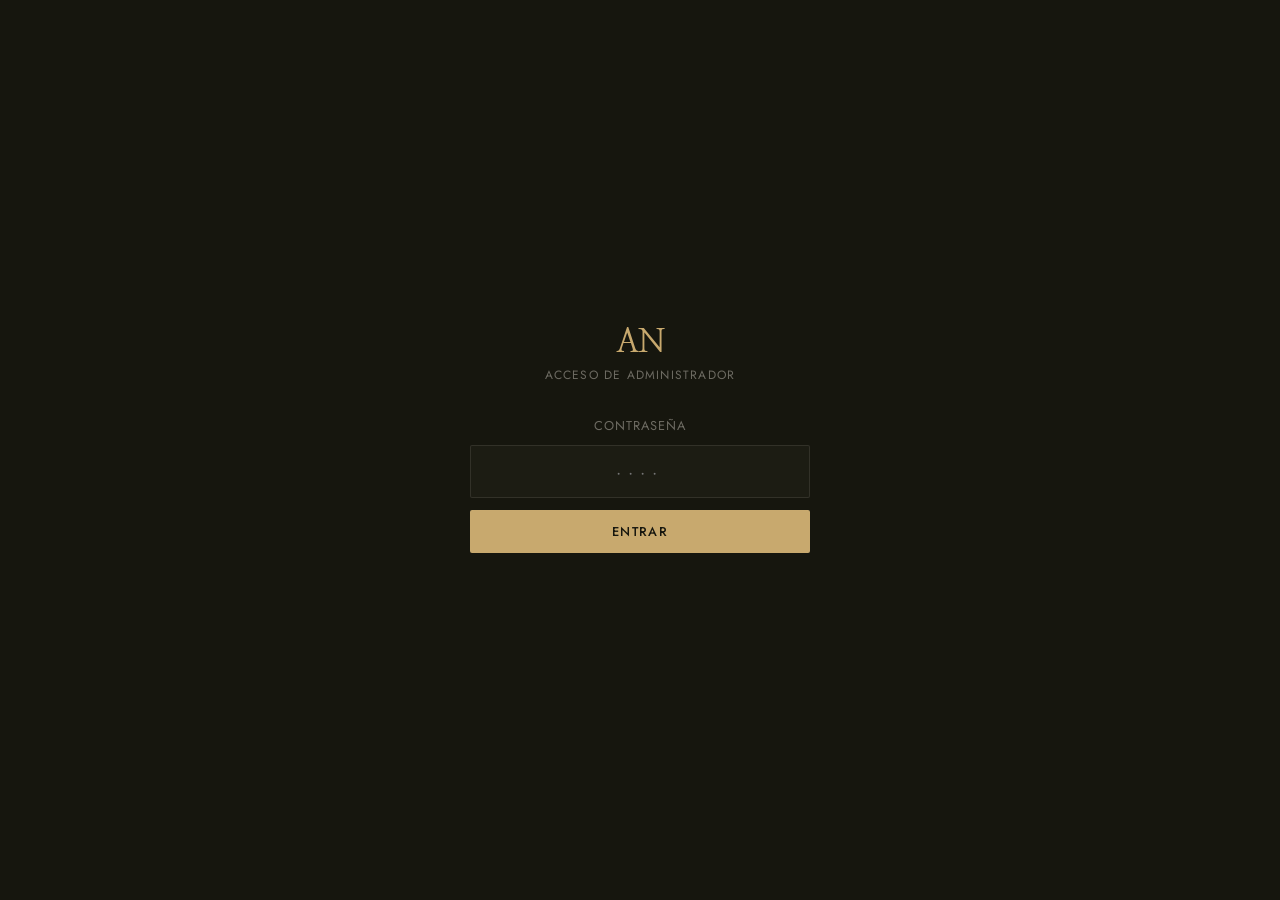
<file: admin.html>
<!DOCTYPE html>
<html lang="es">
<head>
  <meta charset="UTF-8">
  <meta name="viewport" content="width=device-width,initial-scale=1">
  <title>Admin — AN Real Estate</title>
  <meta name="robots" content="noindex, nofollow">
  <link rel="icon" href="favicon.ico" type="image/x-icon">
  <link rel="preconnect" href="https://fonts.googleapis.com">
  <link rel="preconnect" href="https://fonts.gstatic.com" crossorigin>
  <link href="https://fonts.googleapis.com/css2?family=Nanum+Myeongjo:wght@400;700&family=Jost:wght@300;400;500&display=swap" rel="stylesheet">
  <style>
    *, *::before, *::after { box-sizing: border-box; margin: 0; padding: 0 }
    :root {
      --bg:     #16160e;
      --card:   #1c1c13;
      --border: rgba(240,235,224,.1);
      --gold:   #c8a96e;
      --cream:  #f0ebe0;
      --muted:  rgba(240,235,224,.4);
      --dim:    rgba(240,235,224,.15);
      --serif:  'Nanum Myeongjo', Georgia, serif;
      --sans:   'Jost', system-ui, sans-serif;
      --err:    #c04030;
      --ok:     #4a9a60;
    }
    body {
      font-family: var(--sans);
      background: var(--bg);
      color: var(--cream);
      min-height: 100vh;
      -webkit-font-smoothing: antialiased;
    }

    /* ── PIN gate ── */
    #pin-gate {
      min-height: 100vh;
      display: flex;
      align-items: center;
      justify-content: center;
      padding: 2rem;
    }
    .pin-box {
      max-width: 340px;
      width: 100%;
      text-align: center;
    }
    .pin-logo {
      font-family: var(--serif);
      font-size: 2rem;
      font-weight: 700;
      color: var(--gold);
      letter-spacing: -.02em;
      margin-bottom: .25rem;
    }
    .pin-sub {
      font-size: .75rem;
      color: var(--muted);
      letter-spacing: .1em;
      text-transform: uppercase;
      margin-bottom: 2rem;
    }
    .pin-label {
      font-size: .8rem;
      color: var(--muted);
      letter-spacing: .08em;
      text-transform: uppercase;
      margin-bottom: .6rem;
      display: block;
    }
    .pin-input {
      width: 100%;
      background: var(--card);
      border: 1px solid var(--border);
      color: var(--cream);
      font-family: var(--sans);
      font-size: 1.1rem;
      letter-spacing: .4em;
      text-align: center;
      padding: .8rem 1rem;
      border-radius: 2px;
      outline: none;
      margin-bottom: .75rem;
      transition: border-color 160ms;
    }
    .pin-input:focus { border-color: var(--gold); }
    .pin-input.pin-err { border-color: var(--err); animation: shake .3s ease; }
    @keyframes shake {
      0%,100% { transform: translateX(0) }
      25%      { transform: translateX(-6px) }
      75%      { transform: translateX(6px) }
    }
    .pin-btn {
      width: 100%;
      padding: .75rem;
      background: var(--gold);
      color: var(--bg);
      font-family: var(--sans);
      font-size: .8rem;
      font-weight: 500;
      letter-spacing: .1em;
      text-transform: uppercase;
      border: none;
      border-radius: 2px;
      cursor: pointer;
      transition: background 160ms;
    }
    .pin-btn:hover { background: #d4b57a; }
    .pin-error {
      font-size: .78rem;
      color: var(--err);
      margin-top: .6rem;
      min-height: 1.2em;
    }

    /* ── Admin UI ── */
    #admin-ui { display: none; }

    header {
      background: var(--card);
      border-bottom: 1px solid var(--border);
      padding: 1rem 1.5rem;
      display: flex;
      align-items: center;
      justify-content: space-between;
      gap: 1rem;
    }
    .h-logo {
      font-family: var(--serif);
      font-size: 1.1rem;
      color: var(--gold);
      font-weight: 700;
      letter-spacing: -.02em;
    }
    .h-title {
      font-size: .72rem;
      letter-spacing: .1em;
      text-transform: uppercase;
      color: var(--muted);
    }
    .h-logout {
      font-size: .72rem;
      letter-spacing: .08em;
      text-transform: uppercase;
      color: var(--muted);
      background: none;
      border: none;
      cursor: pointer;
      transition: color 160ms;
    }
    .h-logout:hover { color: var(--cream); }

    main {
      max-width: 900px;
      margin: 0 auto;
      padding: 2rem 1.25rem 4rem;
    }

    .section-title {
      font-family: var(--serif);
      font-size: 1.5rem;
      font-weight: 400;
      color: var(--cream);
      margin-bottom: .4rem;
    }
    .section-sub {
      font-size: .8rem;
      color: var(--muted);
      margin-bottom: 2rem;
    }

    /* ── Property cards ── */
    .prop-grid {
      display: flex;
      flex-direction: column;
      gap: 1px;
      border: 1px solid var(--border);
      border-radius: 2px;
      overflow: hidden;
    }

    .prop-row {
      background: var(--card);
      padding: 1.25rem 1.5rem;
      border-bottom: 1px solid var(--border);
      transition: background 160ms;
    }
    .prop-row:last-child { border-bottom: none; }
    .prop-row:hover { background: rgba(240,235,224,.03); }

    .prop-row-top {
      display: flex;
      align-items: flex-start;
      justify-content: space-between;
      gap: 1rem;
      margin-bottom: .85rem;
    }
    .prop-ref {
      font-size: .7rem;
      letter-spacing: .1em;
      text-transform: uppercase;
      color: var(--gold);
      margin-bottom: .2rem;
    }
    .prop-name {
      font-size: .95rem;
      color: var(--cream);
      line-height: 1.35;
    }
    .prop-zone {
      font-size: .78rem;
      color: var(--muted);
      margin-top: .15rem;
    }
    .prop-status {
      font-size: .68rem;
      letter-spacing: .08em;
      text-transform: uppercase;
      padding: .25rem .6rem;
      border-radius: 2px;
      border: 1px solid var(--border);
      color: var(--muted);
      white-space: nowrap;
      flex-shrink: 0;
    }
    .prop-status--sale { border-color: rgba(200,169,110,.4); color: var(--gold); }
    .prop-status--rent { border-color: rgba(100,180,120,.3); color: #7ac895; }

    .prop-actions {
      display: flex;
      align-items: center;
      gap: .5rem;
      flex-wrap: wrap;
    }

    .visit-link-input {
      flex: 1;
      min-width: 200px;
      background: rgba(240,235,224,.04);
      border: 1px solid var(--border);
      color: var(--muted);
      font-family: var(--sans);
      font-size: .72rem;
      padding: .45rem .7rem;
      border-radius: 2px;
      outline: none;
      cursor: default;
    }

    .btn-copy, .btn-wa, .btn-view {
      display: inline-flex;
      align-items: center;
      gap: .35rem;
      padding: .45rem .8rem;
      font-family: var(--sans);
      font-size: .72rem;
      font-weight: 400;
      letter-spacing: .06em;
      border-radius: 2px;
      cursor: pointer;
      white-space: nowrap;
      text-decoration: none;
      transition: all 160ms;
      border: 1px solid;
      flex-shrink: 0;
    }
    .btn-copy {
      background: transparent;
      border-color: var(--border);
      color: var(--muted);
    }
    .btn-copy:hover, .btn-copy--ok {
      border-color: var(--gold);
      color: var(--gold);
    }
    .btn-wa {
      background: transparent;
      border-color: rgba(74,154,96,.4);
      color: #7ac895;
    }
    .btn-wa:hover { background: rgba(74,154,96,.08); }
    .btn-view {
      background: transparent;
      border-color: var(--border);
      color: var(--muted);
    }
    .btn-view:hover { border-color: var(--border); color: var(--cream); }

    /* ── Custom visit ── */
    .custom-section {
      margin-top: 2.5rem;
      border: 1px solid var(--border);
      border-radius: 2px;
      background: var(--card);
      padding: 1.5rem;
    }
    .custom-title {
      font-size: .75rem;
      letter-spacing: .1em;
      text-transform: uppercase;
      color: var(--gold);
      margin-bottom: 1rem;
    }
    .custom-fields {
      display: flex;
      gap: .75rem;
      flex-wrap: wrap;
      margin-bottom: .75rem;
    }
    .custom-field {
      display: flex;
      flex-direction: column;
      gap: .3rem;
      flex: 1;
      min-width: 160px;
    }
    .custom-label {
      font-size: .72rem;
      color: var(--muted);
      letter-spacing: .06em;
    }
    .custom-input {
      background: rgba(240,235,224,.04);
      border: 1px solid var(--border);
      color: var(--cream);
      font-family: var(--sans);
      font-size: .85rem;
      padding: .5rem .7rem;
      border-radius: 2px;
      outline: none;
      transition: border-color 160ms;
    }
    .custom-input:focus { border-color: var(--gold); }
    .custom-input::placeholder { color: var(--dim); }
    .btn-gen {
      padding: .5rem 1.25rem;
      background: var(--gold);
      color: var(--bg);
      font-family: var(--sans);
      font-size: .78rem;
      font-weight: 500;
      letter-spacing: .06em;
      border: none;
      border-radius: 2px;
      cursor: pointer;
      transition: background 160ms;
      align-self: flex-end;
      white-space: nowrap;
    }
    .btn-gen:hover { background: #d4b57a; }
    .custom-result {
      display: none;
      gap: .5rem;
      align-items: center;
      flex-wrap: wrap;
      margin-top: .75rem;
    }
    .custom-result.is-visible { display: flex; }

    @media (max-width: 600px) {
      .prop-actions { flex-direction: column; align-items: stretch; }
      .visit-link-input { min-width: 0; }
    }
  </style>
</head>
<body>

  <!-- PIN Gate -->
  <div id="pin-gate">
    <div class="pin-box">
      <div class="pin-logo">AN</div>
      <div class="pin-sub">Acceso de administrador</div>
      <label class="pin-label" for="pin-input">Contraseña</label>
      <input class="pin-input" type="password" id="pin-input" placeholder="····" maxlength="20" autocomplete="current-password">
      <button class="pin-btn" id="pin-btn">Entrar</button>
      <p class="pin-error" id="pin-error"></p>
    </div>
  </div>

  <!-- Admin UI -->
  <div id="admin-ui">
    <header>
      <div>
        <div class="h-logo">AN</div>
        <div class="h-title">Panel de administración</div>
      </div>
      <button class="h-logout" id="btn-logout">Cerrar sesión</button>
    </header>

    <main>
      <h1 class="section-title">Hojas de visita</h1>
      <p class="section-sub">Genera y comparte el enlace de firma para cada propiedad.</p>

      <div class="prop-grid" id="prop-grid">
        <!-- populated by JS -->
      </div>

      <!-- Custom visit (for properties not in the list) -->
      <div class="custom-section">
        <p class="custom-title">Visita personalizada</p>
        <div class="custom-fields">
          <div class="custom-field">
            <label class="custom-label">Referencia</label>
            <input class="custom-input" type="text" id="c-ref" placeholder="AN-2026-XXX">
          </div>
          <div class="custom-field" style="flex:2">
            <label class="custom-label">Nombre del inmueble</label>
            <input class="custom-input" type="text" id="c-title" placeholder="Denominación del inmueble">
          </div>
          <div class="custom-field">
            <label class="custom-label">Zona</label>
            <input class="custom-input" type="text" id="c-zone" placeholder="Barcelona">
          </div>
          <button class="btn-gen" id="c-gen">Generar enlace</button>
        </div>
        <div class="custom-result" id="c-result">
          <input class="visit-link-input" style="flex:1" type="text" id="c-link" readonly>
          <button class="btn-copy" id="c-copy">
            <svg width="12" height="12" fill="none" stroke="currentColor" stroke-width="2" viewBox="0 0 24 24"><rect x="9" y="9" width="13" height="13" rx="2"/><path d="M5 15H4a2 2 0 0 1-2-2V4a2 2 0 0 1 2-2h9a2 2 0 0 1 2 2v1"/></svg>
            Copiar
          </button>
          <a class="btn-wa" id="c-wa" href="#" target="_blank" rel="noopener">
            <svg width="12" height="12" fill="currentColor" viewBox="0 0 24 24"><path d="M17.472 14.382c-.297-.149-1.758-.867-2.03-.967-.273-.099-.471-.148-.67.15-.197.297-.767.966-.94 1.164-.173.199-.347.223-.644.075-.297-.15-1.255-.463-2.39-1.475-.883-.788-1.48-1.761-1.653-2.059-.173-.297-.018-.458.13-.606.134-.133.298-.347.446-.52.149-.174.198-.298.298-.497.099-.198.05-.371-.025-.52-.075-.149-.669-1.612-.916-2.207-.242-.579-.487-.5-.669-.51-.173-.008-.371-.01-.57-.01-.198 0-.52.074-.792.372-.272.297-1.04 1.016-1.04 2.479 0 1.462 1.065 2.875 1.213 3.074.149.198 2.096 3.2 5.077 4.487.709.306 1.262.489 1.694.625.712.227 1.36.195 1.871.118.571-.085 1.758-.719 2.006-1.413.248-.694.248-1.289.173-1.413-.074-.124-.272-.198-.57-.347m-5.421 7.403h-.004a9.87 9.87 0 0 1-5.031-1.378l-.361-.214-3.741.982.998-3.648-.235-.374a9.86 9.86 0 0 1-1.51-5.26c.001-5.45 4.436-9.884 9.888-9.884 2.64 0 5.122 1.03 6.988 2.898a9.825 9.825 0 0 1 2.893 6.994c-.003 5.45-4.437 9.884-9.885 9.884m8.413-18.297A11.815 11.815 0 0 0 12.05 0C5.495 0 .16 5.335.157 11.892c0 2.096.547 4.142 1.588 5.945L.057 24l6.305-1.654a11.882 11.882 0 0 0 5.683 1.448h.005c6.554 0 11.89-5.335 11.893-11.893a11.821 11.821 0 0 0-3.48-8.413Z"/></svg>
            WhatsApp
          </a>
        </div>
      </div>

    </main>
  </div>

  <script src="data-listings.js"></script>
  <script>
  (function () {
    var PIN     = 'AN2026'  // ← cambia esto por tu contraseña
    var SESSION = 'an_admin_ok'
    var BASE    = 'https://anrealestate.es'

    /* ── Auth ── */
    function unlock() {
      document.getElementById('pin-gate').style.display  = 'none'
      document.getElementById('admin-ui').style.display  = 'block'
      sessionStorage.setItem(SESSION, '1')
    }

    if (sessionStorage.getItem(SESSION) === '1') { unlock() }

    document.getElementById('pin-btn').addEventListener('click', tryPin)
    document.getElementById('pin-input').addEventListener('keydown', function (e) {
      if (e.key === 'Enter') tryPin()
    })

    function tryPin() {
      var val = document.getElementById('pin-input').value
      if (val === PIN) {
        unlock()
      } else {
        var el = document.getElementById('pin-input')
        el.classList.add('pin-err')
        el.value = ''
        el.focus()
        document.getElementById('pin-error').textContent = 'Contraseña incorrecta.'
        setTimeout(function () { el.classList.remove('pin-err') }, 400)
      }
    }

    document.getElementById('btn-logout').addEventListener('click', function () {
      sessionStorage.removeItem(SESSION)
      location.reload()
    })

    /* ── Load listings ── */
    var listingsEl = document.getElementById('listings-data')
    if (!listingsEl) return
    var listings = []
    try { listings = JSON.parse(listingsEl.textContent).listings || [] } catch (e) { return }

    /* ── Render property rows ── */
    var grid = document.getElementById('prop-grid')

    listings.forEach(function (l) {
      var url    = visitUrl(l.ref, l.title, l.neighbourhood, l.slug)
      var waText = 'Hola, le envío el enlace para firmar la hoja de visita del inmueble ' + l.ref + ': ' + url
      var statusCls = l.status === 'rent' ? 'prop-status--rent' : 'prop-status--sale'
      var statusTxt = l.status === 'rent' ? 'Alquiler' : 'Venta'

      var row = document.createElement('div')
      row.className = 'prop-row'
      row.innerHTML =
        '<div class="prop-row-top">' +
          '<div>' +
            '<div class="prop-ref">' + escHtml(l.ref) + '</div>' +
            '<div class="prop-name">' + escHtml(l.title) + '</div>' +
            '<div class="prop-zone">' + escHtml(l.neighbourhood) + '</div>' +
          '</div>' +
          '<span class="prop-status ' + statusCls + '">' + statusTxt + '</span>' +
        '</div>' +
        '<div class="prop-actions">' +
          '<input class="visit-link-input" type="text" readonly value="' + escAttr(url) + '">' +
          '<button class="btn-copy" data-url="' + escAttr(url) + '">' +
            '<svg width="12" height="12" fill="none" stroke="currentColor" stroke-width="2" viewBox="0 0 24 24"><rect x="9" y="9" width="13" height="13" rx="2"/><path d="M5 15H4a2 2 0 0 1-2-2V4a2 2 0 0 1 2-2h9a2 2 0 0 1 2 2v1"/></svg>' +
            ' Copiar enlace' +
          '</button>' +
          '<a class="btn-wa" href="https://wa.me/?text=' + encodeURIComponent(waText) + '" target="_blank" rel="noopener">' +
            '<svg width="12" height="12" fill="currentColor" viewBox="0 0 24 24"><path d="M17.472 14.382c-.297-.149-1.758-.867-2.03-.967-.273-.099-.471-.148-.67.15-.197.297-.767.966-.94 1.164-.173.199-.347.223-.644.075-.297-.15-1.255-.463-2.39-1.475-.883-.788-1.48-1.761-1.653-2.059-.173-.297-.018-.458.13-.606.134-.133.298-.347.446-.52.149-.174.198-.298.298-.497.099-.198.05-.371-.025-.52-.075-.149-.669-1.612-.916-2.207-.242-.579-.487-.5-.669-.51-.173-.008-.371-.01-.57-.01-.198 0-.52.074-.792.372-.272.297-1.04 1.016-1.04 2.479 0 1.462 1.065 2.875 1.213 3.074.149.198 2.096 3.2 5.077 4.487.709.306 1.262.489 1.694.625.712.227 1.36.195 1.871.118.571-.085 1.758-.719 2.006-1.413.248-.694.248-1.289.173-1.413-.074-.124-.272-.198-.57-.347m-5.421 7.403h-.004a9.87 9.87 0 0 1-5.031-1.378l-.361-.214-3.741.982.998-3.648-.235-.374a9.86 9.86 0 0 1-1.51-5.26c.001-5.45 4.436-9.884 9.888-9.884 2.64 0 5.122 1.03 6.988 2.898a9.825 9.825 0 0 1 2.893 6.994c-.003 5.45-4.437 9.884-9.885 9.884m8.413-18.297A11.815 11.815 0 0 0 12.05 0C5.495 0 .16 5.335.157 11.892c0 2.096.547 4.142 1.588 5.945L.057 24l6.305-1.654a11.882 11.882 0 0 0 5.683 1.448h.005c6.554 0 11.89-5.335 11.893-11.893a11.821 11.821 0 0 0-3.48-8.413Z"/></svg>' +
            ' WhatsApp' +
          '</a>' +
          '<a class="btn-view" href="' + BASE + '/property.html?slug=' + escAttr(l.slug) + '" target="_blank" rel="noopener">' +
            '<svg width="12" height="12" fill="none" stroke="currentColor" stroke-width="2" viewBox="0 0 24 24"><path d="M18 13v6a2 2 0 0 1-2 2H5a2 2 0 0 1-2-2V8a2 2 0 0 1 2-2h6"/><polyline points="15 3 21 3 21 9"/><line x1="10" y1="14" x2="21" y2="3"/></svg>' +
            ' Ver propiedad' +
          '</a>' +
        '</div>'

      row.querySelectorAll('.btn-copy').forEach(function (btn) {
        btn.addEventListener('click', function () {
          copyText(btn.dataset.url, btn)
        })
      })

      grid.appendChild(row)
    })

    /* ── Custom visit generator ── */
    document.getElementById('c-gen').addEventListener('click', function () {
      var ref   = document.getElementById('c-ref').value.trim()
      var title = document.getElementById('c-title').value.trim()
      var zone  = document.getElementById('c-zone').value.trim() || 'Barcelona, España'
      if (!ref || !title) { alert('Introduce al menos la referencia y el nombre del inmueble.'); return }
      var url    = visitUrl(ref, title, zone, '')
      var waText = 'Hola, le envío el enlace para firmar la hoja de visita del inmueble ' + ref + ': ' + url
      document.getElementById('c-link').value = url
      document.getElementById('c-wa').href = 'https://wa.me/?text=' + encodeURIComponent(waText)
      document.getElementById('c-result').classList.add('is-visible')
    })

    document.getElementById('c-copy').addEventListener('click', function () {
      copyText(document.getElementById('c-link').value, document.getElementById('c-copy'))
    })

    /* ── Helpers ── */
    function visitUrl(ref, title, zone, slug) {
      return BASE + '/visit.html?ref=' + encodeURIComponent(ref) +
        '&title=' + encodeURIComponent(title) +
        '&zone='  + encodeURIComponent(zone) +
        (slug ? '&slug=' + encodeURIComponent(slug) : '')
    }

    function copyText(text, btn) {
      navigator.clipboard.writeText(text).then(function () {
        var orig = btn.innerHTML
        btn.textContent = '✓ Copiado'
        btn.classList.add('btn-copy--ok')
        setTimeout(function () { btn.innerHTML = orig; btn.classList.remove('btn-copy--ok') }, 2000)
      }).catch(function () {
        var input = document.createElement('input')
        input.value = text
        document.body.appendChild(input)
        input.select()
        document.execCommand('copy')
        document.body.removeChild(input)
      })
    }

    function escHtml(s) { return String(s).replace(/&/g,'&amp;').replace(/</g,'&lt;').replace(/>/g,'&gt;').replace(/"/g,'&quot;') }
    function escAttr(s) { return String(s).replace(/"/g,'&quot;') }
  })()
  </script>

</body>
</html>
</file>
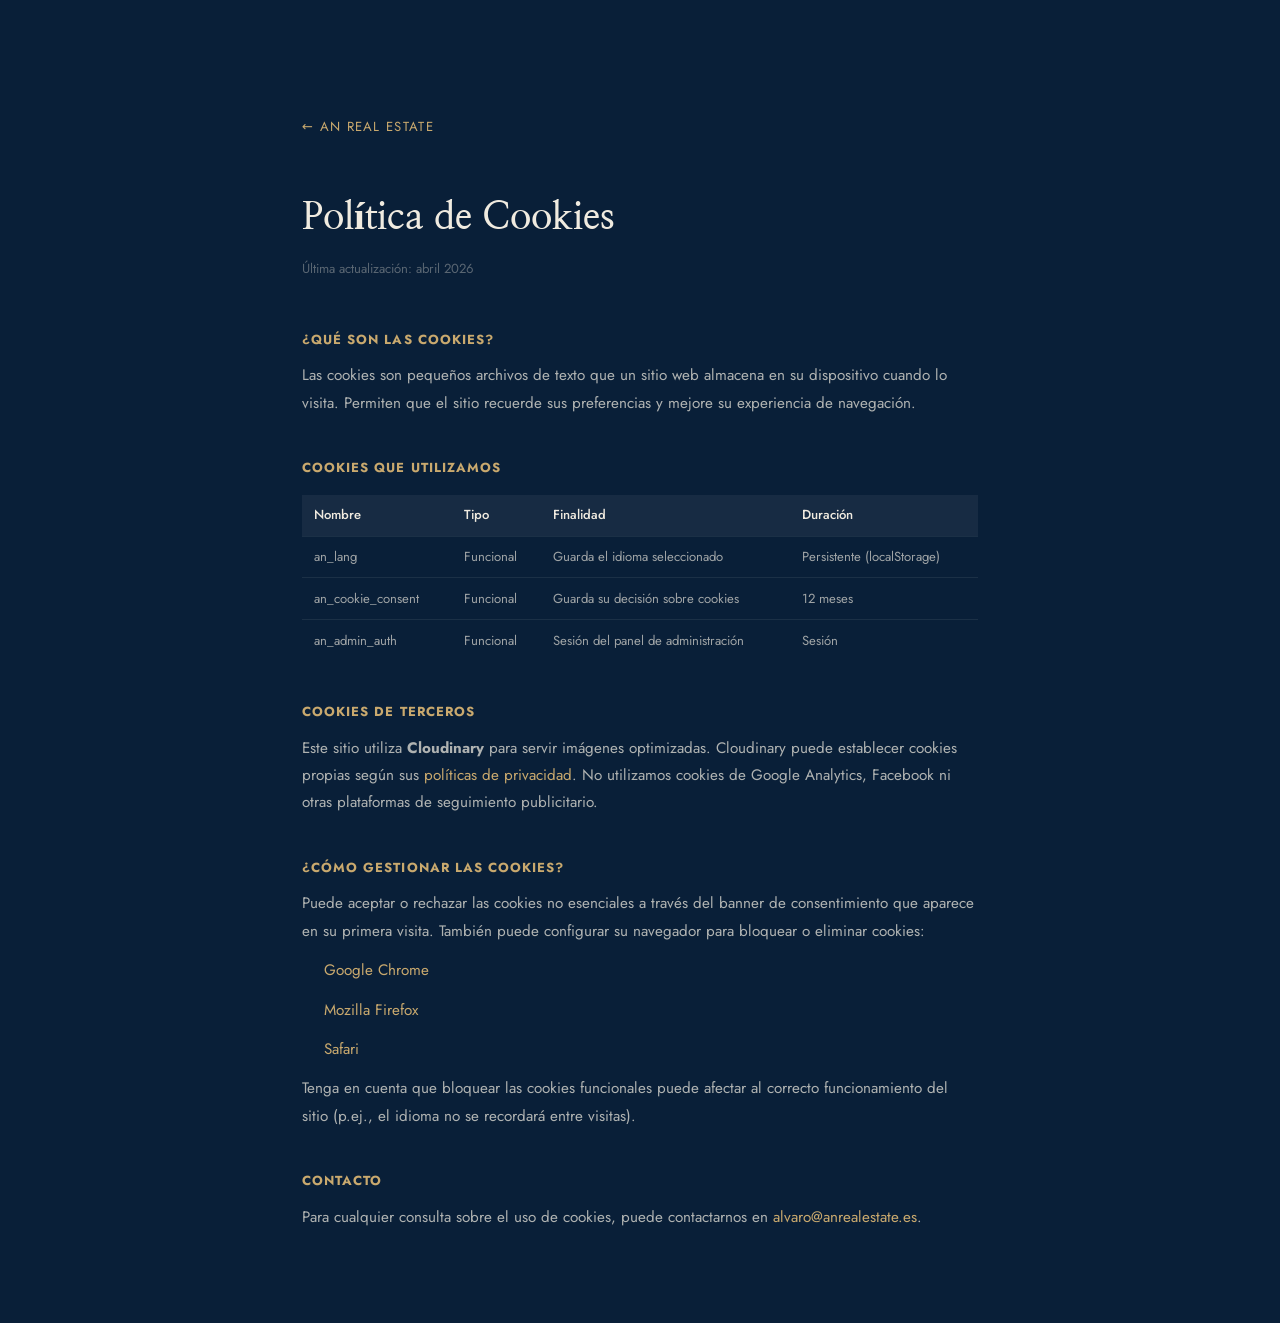
<file: cookies.html>
<!DOCTYPE html>
<html lang="es">
<head>
  <meta charset="UTF-8" />
  <meta name="viewport" content="width=device-width, initial-scale=1.0" />
  <title>Política de Cookies — AN Real Estate</title>
  <meta name="robots" content="index, follow" />
  <meta name="theme-color" content="#091f38" />
  <link rel="canonical" href="https://anrealestate.es/cookies.html" />
  <link rel="preconnect" href="https://fonts.googleapis.com" />
  <link rel="preconnect" href="https://fonts.gstatic.com" crossorigin />
  <link href="https://fonts.googleapis.com/css2?family=Nanum+Myeongjo:wght@400;700&family=Jost:wght@300;400;500&display=swap" rel="stylesheet" />
  <link rel="stylesheet" href="styles.css" />
  <link rel="icon" href="favicon.svg" type="image/svg+xml" />
  <style>
    .legal-wrap { max-width: 740px; margin: 0 auto; padding: 7rem 2rem 5rem; }
    .legal-wrap h1 { font-family: var(--serif); font-size: clamp(1.6rem,4vw,2.4rem); margin-bottom: .5rem; }
    .legal-wrap .updated { font-size: var(--fs-xs); color: var(--muted); margin-bottom: 3rem; }
    .legal-wrap h2 { margin: 2.5rem 0 .75rem; letter-spacing: .08em; text-transform: uppercase; font-size: var(--fs-xs); color: var(--gold); }
    .legal-wrap p, .legal-wrap li { font-size: var(--fs-sm); color: rgba(240,235,224,.72); line-height: 1.8; margin-bottom: .75rem; }
    .legal-wrap ul { padding-left: 1.4rem; }
    .legal-wrap a { color: var(--gold); }
    .legal-wrap table { width: 100%; border-collapse: collapse; font-size: var(--fs-xs); margin: 1rem 0 2rem; }
    .legal-wrap th { text-align: left; padding: .6rem .75rem; background: rgba(240,235,224,.06); color: var(--cream); font-weight: 500; }
    .legal-wrap td { padding: .6rem .75rem; color: rgba(240,235,224,.65); border-top: 1px solid rgba(240,235,224,.08); }
    .back-link { display: inline-flex; align-items: center; gap: .4rem; font-size: var(--fs-xs); color: var(--muted); text-decoration: none; margin-bottom: 3rem; letter-spacing: .1em; text-transform: uppercase; transition: color .2s; }
    .back-link:hover { color: var(--cream); }
  </style>
</head>
<body>
<div class="legal-wrap">
  <a href="index.html" class="back-link">← AN Real Estate</a>
  <h1>Política de Cookies</h1>
  <p class="updated">Última actualización: abril 2026</p>

  <h2>¿Qué son las cookies?</h2>
  <p>Las cookies son pequeños archivos de texto que un sitio web almacena en su dispositivo cuando lo visita. Permiten que el sitio recuerde sus preferencias y mejore su experiencia de navegación.</p>

  <h2>Cookies que utilizamos</h2>
  <table>
    <tr><th>Nombre</th><th>Tipo</th><th>Finalidad</th><th>Duración</th></tr>
    <tr><td>an_lang</td><td>Funcional</td><td>Guarda el idioma seleccionado</td><td>Persistente (localStorage)</td></tr>
    <tr><td>an_cookie_consent</td><td>Funcional</td><td>Guarda su decisión sobre cookies</td><td>12 meses</td></tr>
    <tr><td>an_admin_auth</td><td>Funcional</td><td>Sesión del panel de administración</td><td>Sesión</td></tr>
  </table>

  <h2>Cookies de terceros</h2>
  <p>Este sitio utiliza <strong>Cloudinary</strong> para servir imágenes optimizadas. Cloudinary puede establecer cookies propias según sus <a href="https://cloudinary.com/privacy" target="_blank" rel="noopener">políticas de privacidad</a>. No utilizamos cookies de Google Analytics, Facebook ni otras plataformas de seguimiento publicitario.</p>

  <h2>¿Cómo gestionar las cookies?</h2>
  <p>Puede aceptar o rechazar las cookies no esenciales a través del banner de consentimiento que aparece en su primera visita. También puede configurar su navegador para bloquear o eliminar cookies:</p>
  <ul>
    <li><a href="https://support.google.com/chrome/answer/95647" target="_blank" rel="noopener">Google Chrome</a></li>
    <li><a href="https://support.mozilla.org/es/kb/habilitar-y-deshabilitar-cookies-sitios-web-rastrear-preferencias" target="_blank" rel="noopener">Mozilla Firefox</a></li>
    <li><a href="https://support.apple.com/es-es/guide/safari/sfri11471/mac" target="_blank" rel="noopener">Safari</a></li>
  </ul>
  <p>Tenga en cuenta que bloquear las cookies funcionales puede afectar al correcto funcionamiento del sitio (p.ej., el idioma no se recordará entre visitas).</p>

  <h2>Contacto</h2>
  <p>Para cualquier consulta sobre el uso de cookies, puede contactarnos en <a href="mailto:alvaro@anrealestate.es">alvaro@anrealestate.es</a>.</p>
</div>
</body>
</html>
</file>
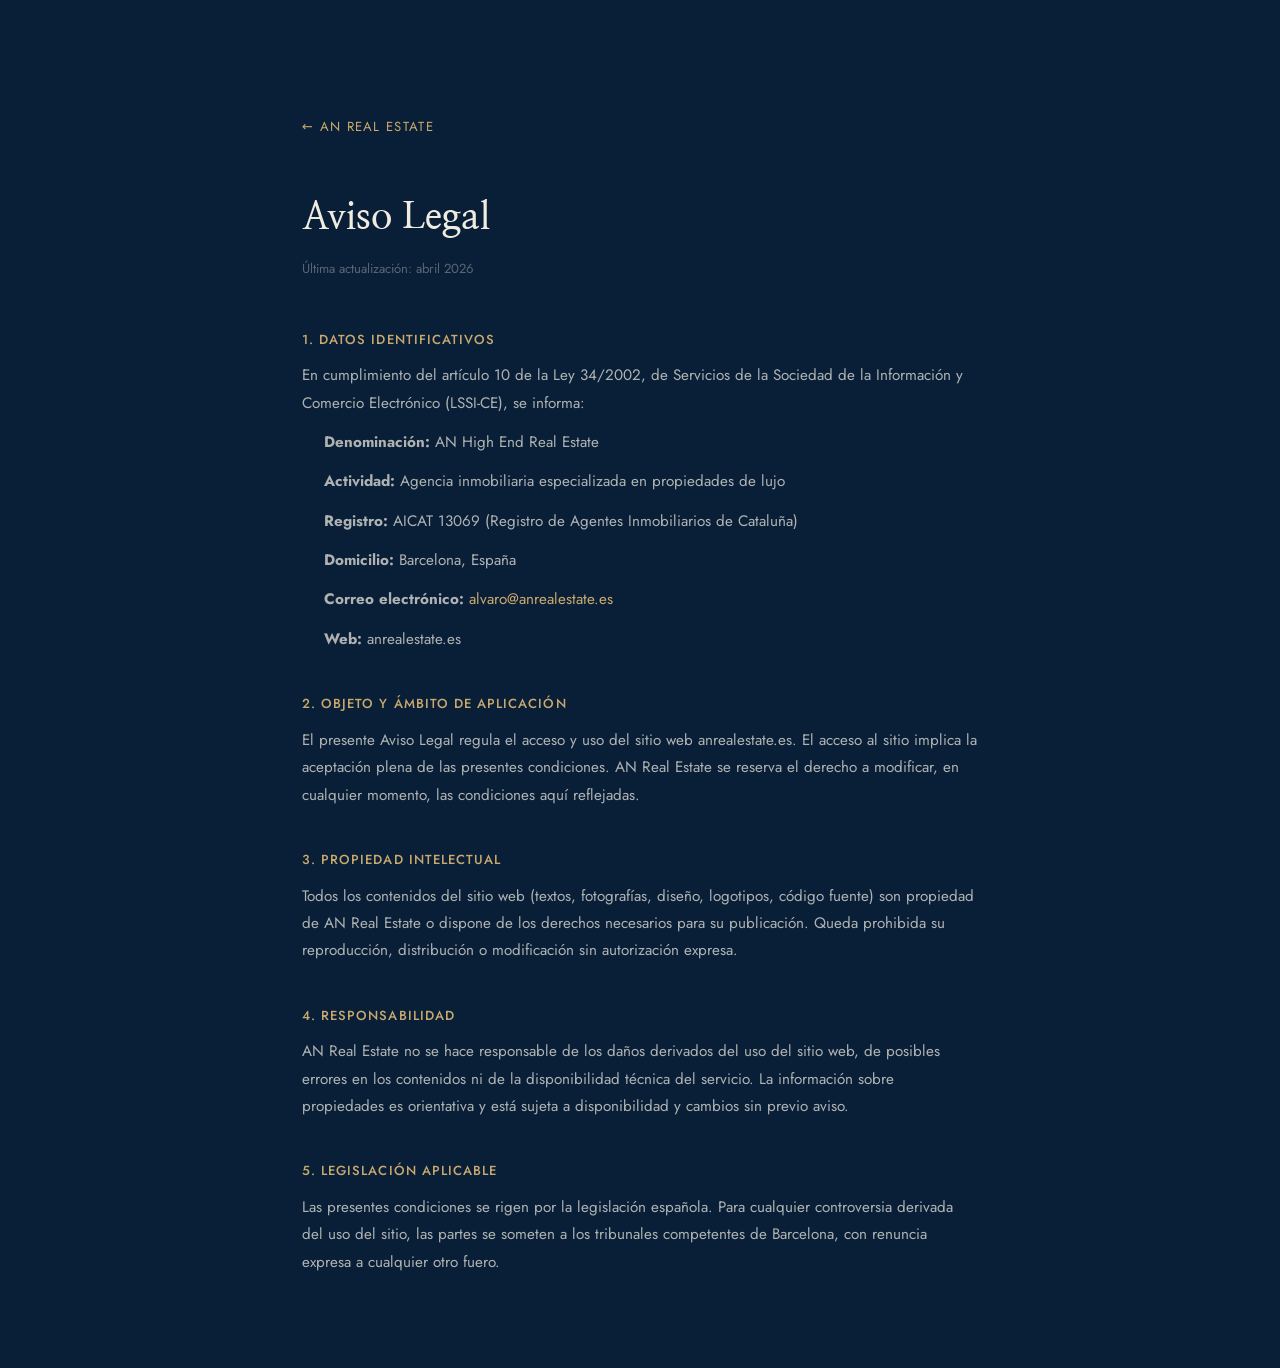
<file: legal.html>
<!DOCTYPE html>
<html lang="es">
<head>
  <meta charset="UTF-8" />
  <meta name="viewport" content="width=device-width, initial-scale=1.0" />
  <title>Aviso Legal — AN Real Estate</title>
  <meta name="robots" content="index, follow" />
  <meta name="theme-color" content="#091f38" />
  <link rel="canonical" href="https://anrealestate.es/legal.html" />
  <link rel="preconnect" href="https://fonts.googleapis.com" />
  <link rel="preconnect" href="https://fonts.gstatic.com" crossorigin />
  <link href="https://fonts.googleapis.com/css2?family=Nanum+Myeongjo:wght@400;700&family=Jost:wght@300;400;500&display=swap" rel="stylesheet" />
  <link rel="stylesheet" href="styles.css" />
  <link rel="icon" href="favicon.svg" type="image/svg+xml" />
  <style>
    .legal-wrap { max-width: 740px; margin: 0 auto; padding: 7rem 2rem 5rem; }
    .legal-wrap h1 { font-family: var(--serif); font-size: clamp(1.6rem,4vw,2.4rem); margin-bottom: .5rem; }
    .legal-wrap .updated { font-size: var(--fs-xs); color: var(--muted); margin-bottom: 3rem; }
    .legal-wrap h2 { font-size: var(--fs-base); font-weight: 500; margin: 2.5rem 0 .75rem; letter-spacing: .08em; text-transform: uppercase; font-size: var(--fs-xs); color: var(--gold); }
    .legal-wrap p, .legal-wrap li { font-size: var(--fs-sm); color: rgba(240,235,224,.72); line-height: 1.8; margin-bottom: .75rem; }
    .legal-wrap ul { padding-left: 1.4rem; }
    .legal-wrap a { color: var(--gold); }
    .back-link { display: inline-flex; align-items: center; gap: .4rem; font-size: var(--fs-xs); color: var(--muted); text-decoration: none; margin-bottom: 3rem; letter-spacing: .1em; text-transform: uppercase; transition: color .2s; }
    .back-link:hover { color: var(--cream); }
  </style>
</head>
<body>
<div class="legal-wrap">
  <a href="index.html" class="back-link">← AN Real Estate</a>
  <h1>Aviso Legal</h1>
  <p class="updated">Última actualización: abril 2026</p>

  <h2>1. Datos identificativos</h2>
  <p>En cumplimiento del artículo 10 de la Ley 34/2002, de Servicios de la Sociedad de la Información y Comercio Electrónico (LSSI-CE), se informa:</p>
  <ul>
    <li><strong>Denominación:</strong> AN High End Real Estate</li>
    <li><strong>Actividad:</strong> Agencia inmobiliaria especializada en propiedades de lujo</li>
    <li><strong>Registro:</strong> AICAT 13069 (Registro de Agentes Inmobiliarios de Cataluña)</li>
    <li><strong>Domicilio:</strong> Barcelona, España</li>
    <li><strong>Correo electrónico:</strong> <a href="mailto:alvaro@anrealestate.es">alvaro@anrealestate.es</a></li>
    <li><strong>Web:</strong> anrealestate.es</li>
  </ul>

  <h2>2. Objeto y ámbito de aplicación</h2>
  <p>El presente Aviso Legal regula el acceso y uso del sitio web anrealestate.es. El acceso al sitio implica la aceptación plena de las presentes condiciones. AN Real Estate se reserva el derecho a modificar, en cualquier momento, las condiciones aquí reflejadas.</p>

  <h2>3. Propiedad intelectual</h2>
  <p>Todos los contenidos del sitio web (textos, fotografías, diseño, logotipos, código fuente) son propiedad de AN Real Estate o dispone de los derechos necesarios para su publicación. Queda prohibida su reproducción, distribución o modificación sin autorización expresa.</p>

  <h2>4. Responsabilidad</h2>
  <p>AN Real Estate no se hace responsable de los daños derivados del uso del sitio web, de posibles errores en los contenidos ni de la disponibilidad técnica del servicio. La información sobre propiedades es orientativa y está sujeta a disponibilidad y cambios sin previo aviso.</p>

  <h2>5. Legislación aplicable</h2>
  <p>Las presentes condiciones se rigen por la legislación española. Para cualquier controversia derivada del uso del sitio, las partes se someten a los tribunales competentes de Barcelona, con renuncia expresa a cualquier otro fuero.</p>
</div>
</body>
</html>
</file>
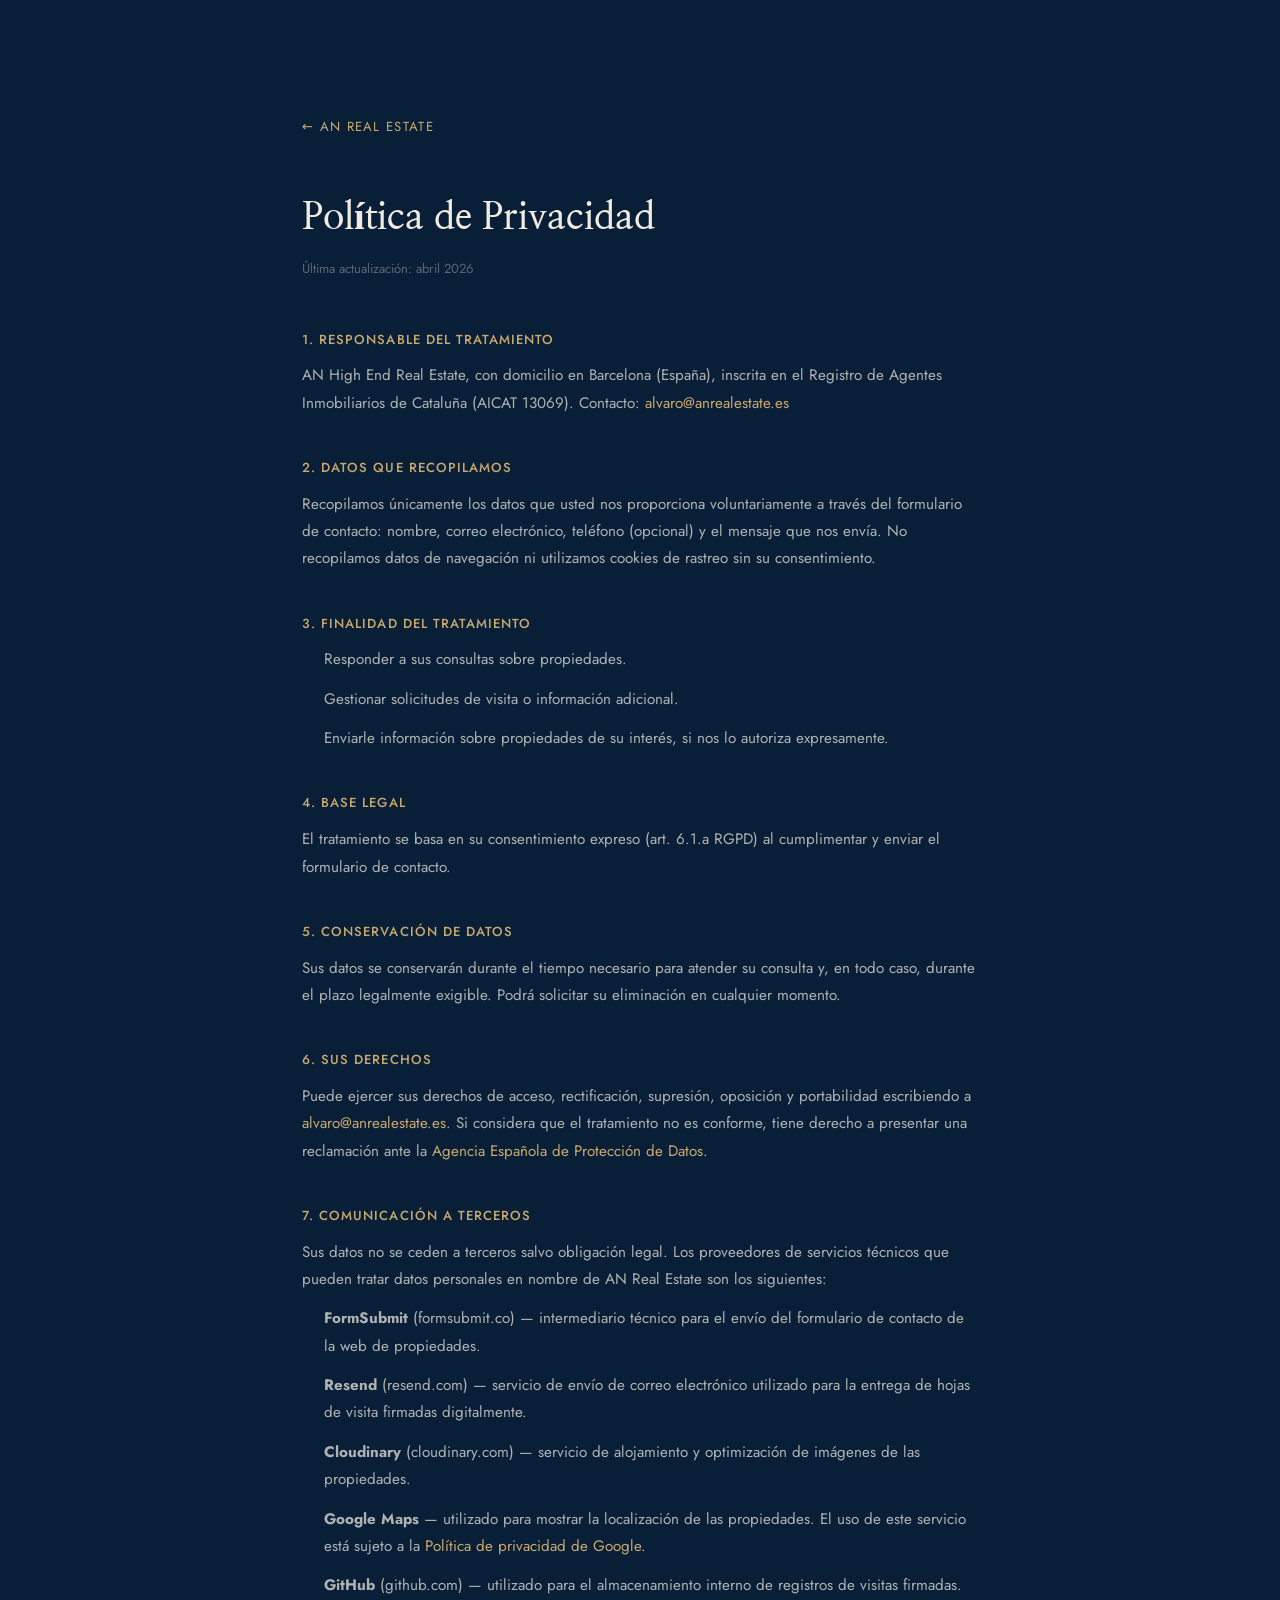
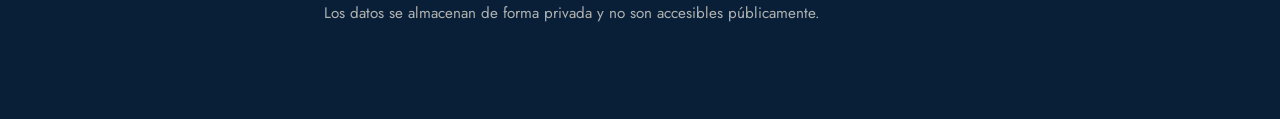
<file: privacy.html>
<!DOCTYPE html>
<html lang="es">
<head>
  <meta charset="UTF-8" />
  <meta name="viewport" content="width=device-width, initial-scale=1.0" />
  <title>Política de Privacidad — AN Real Estate</title>
  <meta name="robots" content="index, follow" />
  <meta name="theme-color" content="#091f38" />
  <link rel="canonical" href="https://anrealestate.es/privacy.html" />
  <link rel="preconnect" href="https://fonts.googleapis.com" />
  <link rel="preconnect" href="https://fonts.gstatic.com" crossorigin />
  <link href="https://fonts.googleapis.com/css2?family=Nanum+Myeongjo:wght@400;700&family=Jost:wght@300;400;500&display=swap" rel="stylesheet" />
  <link rel="stylesheet" href="styles.css" />
  <link rel="icon" href="favicon.svg" type="image/svg+xml" />
  <style>
    .legal-wrap { max-width: 740px; margin: 0 auto; padding: 7rem 2rem 5rem; }
    .legal-wrap h1 { font-family: var(--serif); font-size: clamp(1.6rem,4vw,2.4rem); margin-bottom: .5rem; }
    .legal-wrap .updated { font-size: var(--fs-xs); color: var(--muted); margin-bottom: 3rem; }
    .legal-wrap h2 { font-size: var(--fs-base); font-weight: 500; margin: 2.5rem 0 .75rem; letter-spacing: .08em; text-transform: uppercase; font-size: var(--fs-xs); color: var(--gold); }
    .legal-wrap p, .legal-wrap li { font-size: var(--fs-sm); color: rgba(240,235,224,.72); line-height: 1.8; margin-bottom: .75rem; }
    .legal-wrap ul { padding-left: 1.4rem; }
    .legal-wrap a { color: var(--gold); }
    .back-link { display: inline-flex; align-items: center; gap: .4rem; font-size: var(--fs-xs); color: var(--muted); text-decoration: none; margin-bottom: 3rem; letter-spacing: .1em; text-transform: uppercase; transition: color .2s; }
    .back-link:hover { color: var(--cream); }
  </style>
</head>
<body>
<div class="legal-wrap">
  <a href="index.html" class="back-link">← AN Real Estate</a>
  <h1>Política de Privacidad</h1>
  <p class="updated">Última actualización: abril 2026</p>

  <h2>1. Responsable del tratamiento</h2>
  <p>AN High End Real Estate, con domicilio en Barcelona (España), inscrita en el Registro de Agentes Inmobiliarios de Cataluña (AICAT 13069). Contacto: <a href="mailto:alvaro@anrealestate.es">alvaro@anrealestate.es</a></p>

  <h2>2. Datos que recopilamos</h2>
  <p>Recopilamos únicamente los datos que usted nos proporciona voluntariamente a través del formulario de contacto: nombre, correo electrónico, teléfono (opcional) y el mensaje que nos envía. No recopilamos datos de navegación ni utilizamos cookies de rastreo sin su consentimiento.</p>

  <h2>3. Finalidad del tratamiento</h2>
  <ul>
    <li>Responder a sus consultas sobre propiedades.</li>
    <li>Gestionar solicitudes de visita o información adicional.</li>
    <li>Enviarle información sobre propiedades de su interés, si nos lo autoriza expresamente.</li>
  </ul>

  <h2>4. Base legal</h2>
  <p>El tratamiento se basa en su consentimiento expreso (art. 6.1.a RGPD) al cumplimentar y enviar el formulario de contacto.</p>

  <h2>5. Conservación de datos</h2>
  <p>Sus datos se conservarán durante el tiempo necesario para atender su consulta y, en todo caso, durante el plazo legalmente exigible. Podrá solicitar su eliminación en cualquier momento.</p>

  <h2>6. Sus derechos</h2>
  <p>Puede ejercer sus derechos de acceso, rectificación, supresión, oposición y portabilidad escribiendo a <a href="mailto:alvaro@anrealestate.es">alvaro@anrealestate.es</a>. Si considera que el tratamiento no es conforme, tiene derecho a presentar una reclamación ante la <a href="https://www.aepd.es" target="_blank" rel="noopener">Agencia Española de Protección de Datos</a>.</p>

  <h2>7. Comunicación a terceros</h2>
  <p>Sus datos no se ceden a terceros salvo obligación legal. Los proveedores de servicios técnicos que pueden tratar datos personales en nombre de AN Real Estate son los siguientes:</p>
  <ul>
    <li><strong>FormSubmit</strong> (formsubmit.co) — intermediario técnico para el envío del formulario de contacto de la web de propiedades.</li>
    <li><strong>Resend</strong> (resend.com) — servicio de envío de correo electrónico utilizado para la entrega de hojas de visita firmadas digitalmente.</li>
    <li><strong>Cloudinary</strong> (cloudinary.com) — servicio de alojamiento y optimización de imágenes de las propiedades.</li>
    <li><strong>Google Maps</strong> — utilizado para mostrar la localización de las propiedades. El uso de este servicio está sujeto a la <a href="https://policies.google.com/privacy" target="_blank" rel="noopener">Política de privacidad de Google</a>.</li>
    <li><strong>GitHub</strong> (github.com) — utilizado para el almacenamiento interno de registros de visitas firmadas. Los datos se almacenan de forma privada y no son accesibles públicamente.</li>
  </ul>
</div>
</body>
</html>
</file>
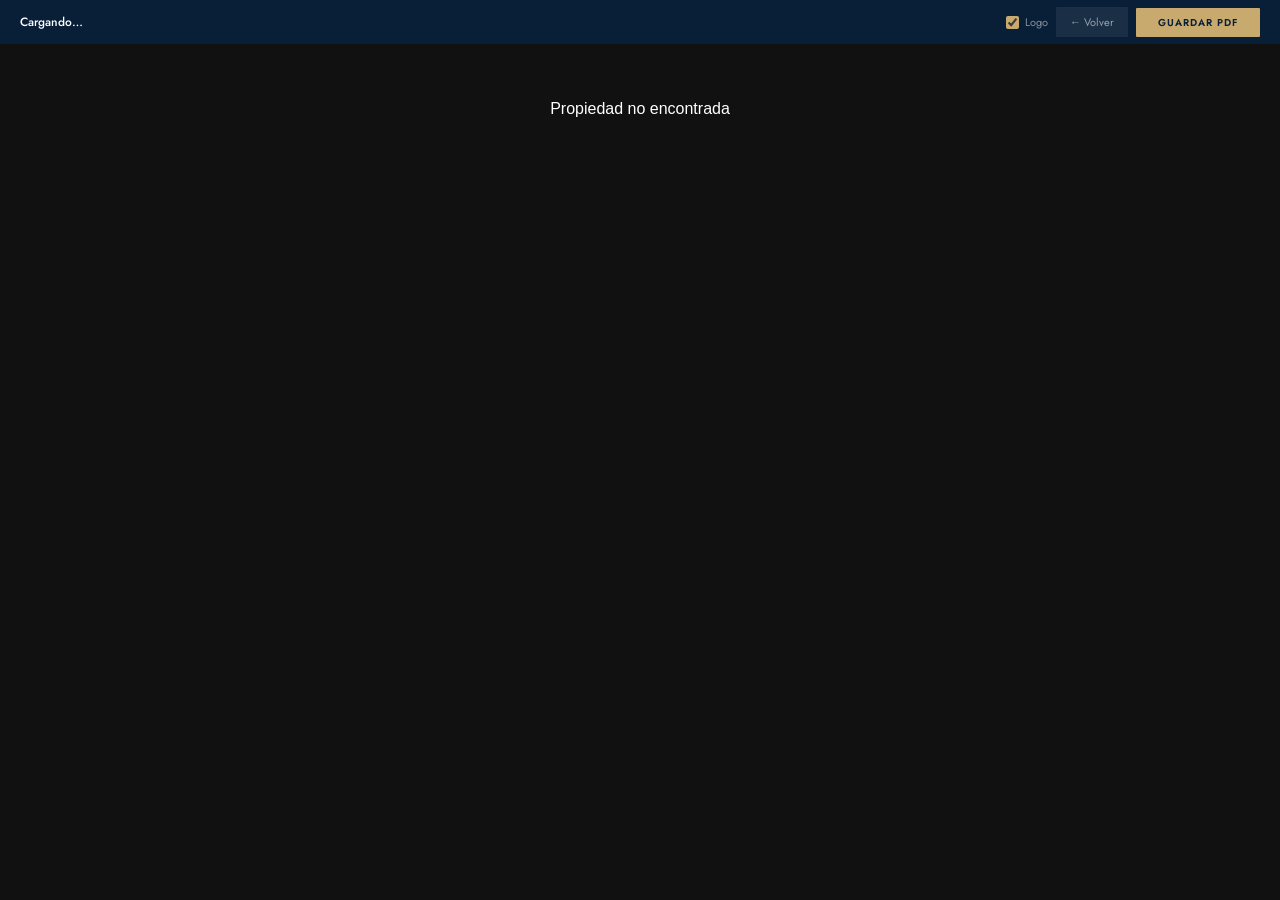
<file: property-print.html>
<!DOCTYPE html>
<html lang="es">
<head>
  <meta charset="UTF-8">
  <meta name="viewport" content="width=device-width, initial-scale=1.0">
  <title>Property PDF</title>
  <link rel="preconnect" href="https://fonts.googleapis.com">
  <link href="https://fonts.googleapis.com/css2?family=Cormorant+Garamond:ital,wght@0,300;0,400;1,300;1,400&family=Jost:wght@300;400;500&display=swap" rel="stylesheet">
  <script src="data-listings.js"></script>
  <style>
    *, *::before, *::after { box-sizing: border-box; margin: 0; padding: 0; }

    :root {
      --navy:  #091F38;
      --navy2: #0d2844;
      --gold:  #C8A96E;
      --text:  #1C1A14;
      --muted: #7A7060;
      --paper: #FAF8F4;
      --rule:  #E2DAD0;
    }

    @page { size: A4; margin: 0; }

    html {
      font-family: 'Jost', 'Helvetica Neue', Arial, sans-serif;
      -webkit-print-color-adjust: exact;
      print-color-adjust: exact;
    }

    /* ── PRINT BAR ── */
    .print-bar {
      position: fixed; top: 0; left: 0; right: 0; height: 44px;
      background: var(--navy);
      display: flex; align-items: center; padding: 0 20px; gap: 12px;
      z-index: 999; font-size: 12px; color: rgba(255,255,255,.55);
    }
    .print-bar strong { color: #fff; font-weight: 500; }
    .print-bar-actions { margin-left: auto; display: flex; gap: 8px; align-items: center; }
    .btn-print {
      background: var(--gold); color: var(--navy); border: none;
      padding: 7px 22px; font-family: 'Jost', sans-serif;
      font-size: 10px; font-weight: 600; letter-spacing: 1px;
      text-transform: uppercase; cursor: pointer; border-radius: 1px;
    }
    .btn-print:hover { opacity: .85; }
    .btn-close {
      background: rgba(255,255,255,.07); color: rgba(255,255,255,.55);
      border: none; padding: 7px 14px; font-family: 'Jost', sans-serif;
      font-size: 11px; cursor: pointer; border-radius: 1px;
    }
    @media screen {
      body {
        padding-top: 60px; background: #111;
        display: flex; flex-direction: column; align-items: center;
        gap: 20px; padding-bottom: 60px;
      }
    }
    @media print {
      .print-bar { display: none !important; }
      body { padding: 0; background: white; }
    }

    /* ── PAGE ── */
    .page {
      width: 210mm; height: 297mm;
      background: var(--paper);
      position: relative; overflow: hidden;
      page-break-after: always;
    }
    @media screen { .page { box-shadow: 0 12px 60px rgba(0,0,0,.7); } }


    /* ════════════════════════
       PAGE 1 — COVER
    ════════════════════════ */
    .cover {
      display: grid;
      grid-template-columns: 71mm 1fr;
      grid-template-rows: 1fr 14mm;
      height: 100%;
    }

    /* ── LEFT PANEL ── */
    .cover-panel {
      background: linear-gradient(175deg, var(--navy2) 0%, var(--navy) 100%);
      display: flex; flex-direction: column;
      position: relative; overflow: hidden;
    }
    /* thin gold accent strip on left edge */
    .cover-panel::before {
      content: '';
      position: absolute; left: 0; top: 0; bottom: 0;
      width: 0.6mm;
      background: linear-gradient(to bottom, transparent 0%, var(--gold) 30%, var(--gold) 70%, transparent 100%);
      opacity: .5;
    }

    .cover-logo-wrap {
      padding: 9mm 9mm 0 11mm;
      flex-shrink: 0;
    }
    .cover-logo img {
      height: 8.5mm; width: auto;
      filter: brightness(0) invert(1); opacity: .8;
      display: block;
    }
    .cover-logo-text {
      font-family: 'Cormorant Garamond', serif;
      font-size: 16pt; font-weight: 300; letter-spacing: 6px;
      color: rgba(255,255,255,.8);
    }

    /* Vast breathing space — this IS luxury */
    .cover-spacer { flex: 1; }

    /* Content block — bottom of panel */
    .cover-content {
      padding: 0 9mm 9mm 11mm;
    }

    .cover-badge {
      font-size: 5.5pt; letter-spacing: 3px; text-transform: uppercase;
      color: rgba(200,169,110,.65); font-weight: 400;
      margin-bottom: 5mm; display: flex; align-items: center; gap: 4px;
    }
    .cover-badge-sep {
      display: inline-block; width: 1mm; height: 1mm;
      border-radius: 50%; background: var(--gold); opacity: .5;
    }

    .cover-title {
      font-family: 'Cormorant Garamond', serif;
      font-size: 32pt; font-weight: 300; font-style: italic;
      line-height: 1.0; color: #fff;
      margin-bottom: 3mm; letter-spacing: -.5px;
    }

    .cover-location {
      font-size: 6pt; letter-spacing: 2.5px; text-transform: uppercase;
      color: var(--gold); opacity: .7; margin-bottom: 7mm;
    }

    .cover-rule {
      height: 0.25mm; background: rgba(200,169,110,.3); margin-bottom: 6mm;
    }

    .cover-price {
      font-family: 'Cormorant Garamond', serif;
      font-size: 22pt; font-weight: 400; color: var(--gold);
      margin-bottom: 6mm; letter-spacing: .5px;
    }

    /* Specs — horizontal strip with gold dividers */
    .cover-specs {
      display: flex; align-items: flex-start;
      padding-bottom: 7mm;
      border-bottom: 0.25mm solid rgba(200,169,110,.2);
    }
    .cover-spec { display: flex; flex-direction: column; }
    .cover-spec + .cover-spec {
      margin-left: 4.5mm; padding-left: 4.5mm;
      border-left: 0.25mm solid rgba(200,169,110,.22);
    }
    .cover-spec-val {
      font-family: 'Cormorant Garamond', serif;
      font-size: 13pt; font-weight: 300; color: #fff;
      line-height: 1;
    }
    .cover-spec-lbl {
      font-size: 5pt; letter-spacing: 1.5px; text-transform: uppercase;
      color: rgba(255,255,255,.28); margin-top: 1mm;
    }

    /* ── PHOTO ── */
    .cover-photo {
      overflow: hidden; position: relative;
    }
    .cover-photo > img {
      width: 100%; height: 100%; object-fit: cover; display: block;
    }
    .cover-photo-empty {
      width: 100%; height: 100%; background: #0b1e33;
    }
    /* Subtle bottom gradient for footer legibility */
    .cover-photo::after {
      content: '';
      position: absolute; left: 0; right: 0; bottom: 0; height: 30%;
      background: linear-gradient(to top, rgba(9,31,56,.35) 0%, transparent 100%);
      pointer-events: none;
    }
    /* Logo overlay — centered */
    .cover-photo-logo {
      position: absolute; inset: 0;
      display: flex; align-items: center; justify-content: center;
      pointer-events: none; z-index: 1;
    }
    .cover-photo-logo img {
      width: 34%; height: auto; display: block; opacity: 1;
    }

    /* ── FOOTER BAR ── */
    .cover-footer {
      grid-column: 1 / -1;
      background: #fff;
      border-top: 0.3mm solid var(--rule);
      display: flex; align-items: center;
      padding: 0 9mm; gap: 5mm;
    }
    .footer-logo img { height: 7mm; width: auto; }
    .footer-logo-text {
      font-family: 'Cormorant Garamond', serif;
      font-size: 10pt; font-weight: 400; letter-spacing: 3.5px; color: var(--navy);
    }
    .footer-vsep {
      width: 0.25mm; height: 7mm; background: var(--rule); margin: 0 1mm;
    }
    .footer-agent-name {
      font-size: 6.5pt; font-weight: 500; color: var(--text); letter-spacing: .4px;
    }
    .footer-agent-contact {
      font-size: 5.5pt; color: var(--muted); margin-top: .7mm; letter-spacing: .2px;
    }
    .footer-right { margin-left: auto; display: flex; align-items: center; gap: 5mm; }
    .footer-ref {
      font-size: 5.5pt; letter-spacing: 2px; color: var(--muted); text-transform: uppercase;
    }
    .footer-qr { display: flex; align-items: center; gap: 2.5mm; }
    .footer-qr img { width: 9mm; height: 9mm; }
    .footer-qr-label {
      font-size: 5pt; color: var(--muted); line-height: 1.5; text-align: right;
      letter-spacing: .5px; text-transform: uppercase;
    }


    /* ════════════════════════
       PAGE 2 — DOSSIER
    ════════════════════════ */
    .dossier {
      padding: 12mm 13mm 0;
      height: 100%; display: flex; flex-direction: column;
    }

    /* Header */
    .dossier-hd {
      display: flex; justify-content: space-between; align-items: flex-end;
      border-bottom: 0.25mm solid var(--rule);
      padding-bottom: 4.5mm; margin-bottom: 7mm;
    }
    .dossier-hd-title {
      font-family: 'Cormorant Garamond', serif;
      font-size: 18pt; font-weight: 300; font-style: italic;
      color: var(--navy); letter-spacing: -.3px;
    }
    .dossier-hd-sub {
      font-size: 6pt; letter-spacing: 2px; text-transform: uppercase;
      color: var(--muted); margin-top: 1.5mm;
    }
    .dossier-ref {
      font-size: 5.5pt; letter-spacing: 2px; color: var(--muted); text-transform: uppercase;
    }

    /* Photo grid */
    .photo-grid {
      display: grid; gap: 1.5mm; margin-bottom: 7mm;
    }
    .photo-grid.grid-3 { grid-template-columns: 2fr 1fr 1fr; grid-template-rows: 48mm; }
    .photo-grid.grid-2 { grid-template-columns: 1fr 1fr; grid-template-rows: 48mm; }
    .photo-grid.grid-1 { grid-template-columns: 1fr; grid-template-rows: 48mm; }
    .photo-grid img {
      width: 100%; height: 100%; object-fit: cover; display: block;
    }

    /* Sections */
    .dossier-section + .dossier-section { margin-top: 6mm; }
    .section-lbl {
      font-size: 5pt; letter-spacing: 3px; text-transform: uppercase;
      color: var(--gold); margin-bottom: 3.5mm; display: block;
    }

    /* Description — 2 columns, clean serif body text */
    .desc-cols {
      columns: 2; column-gap: 8mm;
      font-family: 'Cormorant Garamond', serif;
      font-size: 9.5pt; font-weight: 300; font-style: italic;
      line-height: 1.75; color: #3A3628;
    }
    .desc-cols p + p { margin-top: 3mm; }

    /* Features */
    .feat-grid {
      display: flex; flex-wrap: wrap; gap: 1.5mm;
    }
    .feat-pill {
      font-size: 5.5pt; padding: 1mm 2.5mm;
      border: 0.2mm solid var(--rule);
      color: var(--muted); background: #fff; white-space: nowrap;
      letter-spacing: .3px;
    }

    /* Dossier footer */
    .dossier-foot {
      margin-top: auto;
      border-top: 0.25mm solid var(--rule);
      padding: 4.5mm 0 9mm;
      display: flex; align-items: center; gap: 5mm;
    }
    .dossier-foot .footer-logo img { height: 6.5mm; }
    .dossier-foot .footer-logo-text {
      font-family: 'Cormorant Garamond', serif;
      font-size: 10pt; letter-spacing: 3.5px; color: var(--navy);
    }
  </style>
</head>
<body>

<div class="print-bar">
  <strong id="print-title">Cargando…</strong>
  <div class="print-bar-actions">
    <label style="display:flex;align-items:center;gap:6px;font-size:11px;color:rgba(255,255,255,.5);cursor:pointer">
      <input type="checkbox" id="toggle-logo" checked style="accent-color:var(--gold)" /> Logo
    </label>
    <button class="btn-close" onclick="history.back()">← Volver</button>
    <button class="btn-print" onclick="window.print()">Guardar PDF</button>
  </div>
</div>

<div id="root"></div>

<script>
;(function () {
  const slug = new URLSearchParams(location.search).get('slug')
  const dataEl = document.getElementById('listings-data')
  let listings = []
  try { listings = JSON.parse(dataEl.textContent).listings || [] } catch {}
  try {
    const cached = JSON.parse(localStorage.getItem('an_listings_cache') || '{}').listings || []
    if (cached.length) listings = cached
  } catch {}

  const l = listings.find(x => x.slug === slug)
  if (!l) {
    document.getElementById('root').innerHTML = '<div style="padding:40px;color:#fff;font-family:sans-serif">Propiedad no encontrada</div>'
    return
  }

  document.title = l.title + ' — AN Real Estate'
  document.getElementById('print-title').textContent = l.title

  const agent = {
    name:    localStorage.getItem('an_agent_name')    || '',
    phone:   localStorage.getItem('an_agent_phone')   || '',
    email:   localStorage.getItem('an_agent_email')   || '',
    license: localStorage.getItem('an_agent_license') || '',
  }
  const logoDataUrl = localStorage.getItem('an_wm_logo') || ''

  const allImgs   = (l.images || []).map(i => typeof i === 'string' ? { src: i } : i)
  const visible   = allImgs.filter(i => !i.hidden).map(i => i.src)
  const hero      = l.pdf_hero || visible[0] || l.image || ''
  const gallery   = visible.slice(0, 3)

  const desc      = Array.isArray(l.description) ? l.description : l.description ? [l.description] : []
  const isRent    = l.type === 'rent' || l.status === 'rent'
  const saleLabel = isRent ? 'En Alquiler' : 'En Venta'
  const typeLabel = l.badge_type || l.propertyType || ''
  const FEAT_ES = {
    'High Ceilings':'Techos altos','Vaulted Ceiling(s)':'Techo(s) abovedado(s)','Volta Catalana':'Volta Catalana',
    'Ceilings with moldings':'Techos con molduras','Open Floorplan':'Distribución abierta','Natural Light':'Luz natural',
    'Period Features':'Elementos de época','French Doors':'Puertas francesas','Sliding Doors':'Puertas correderas',
    'Walk-In Closet(s)':'Vestidor(es)','Walk-in wardrobe(s)':'Armario empotrado','Library':'Biblioteca',
    'Playroom':'Sala de juegos','Utility room':'Cuarto de servicio','Storage':'Trastero','Split Bedroom':'Habitaciones separadas',
    'Solid Wooden Floor':'Tarima maciza','Wooden Flooring':'Suelo de madera','Marble Flooring':'Suelo de mármol',
    'Ceramic Tile Flooring':'Suelo cerámico','Mosaic tile flooring':'Suelo de mosaico',
    'Equipped Kitchen':'Cocina equipada','Open kitchen':'Cocina americana','Oven':'Horno','Convection Oven':'Horno de convección',
    'Refrigerator':'Frigorífico','Dishwasher':'Lavavajillas','Microwave':'Microondas','Freezer':'Congelador',
    'Wine Refrigerator':'Vinoteca','Range Hood':'Campana extractora','Exhaust Fan':'Extractor',
    'Wet Bar':'Barra / Bar','Solid Surface Counters':'Encimera compacta','Stone Counters':'Encimera de piedra',
    'Solid Wood Cabinets':'Muebles de madera maciza',
    'Air conditioning':'Aire acondicionado','Heating':'Calefacción','Electric Water Heater':'Calentador eléctrico',
    'Gas Water Heater':'Calentador de gas','Tankless Water Heater':'Calentador instantáneo','Thermostat':'Termostato',
    'Central Vaccum':'Aspiración centralizada','Washer':'Lavadora','Dryer':'Secadora',
    'Water Filtration System':'Filtro de agua','Water Purifier':'Purificador de agua','Water Softener':'Descalcificador',
    'Balcony':'Balcón','Terrace':'Terraza','Communal terrace':'Terraza comunitaria','Garden':'Jardín',
    'Outdoor Kitchen':'Cocina exterior','Outdoor Shower':'Ducha exterior','Swimming Pool':'Piscina','Sauna':'Sauna',
    'Chill out area':'Zona chill out','Barbaque':'Barbacoa','Fence':'Valla',
    'Tennis Court(s)':'Pista(s) de tenis','Parking':'Parking',
    'Elevator':'Ascensor','Concierge Service':'Conserjería','Modernist building':'Edificio modernista',
    'Alarm':'Alarma','Double Glazing':'Doble acristalamiento','Exterior':'Fachada exterior','Sidewalk':'Acera',
    'City Views':'Vistas a la ciudad','Sea Views':'Vistas al mar','Transport Nearby':'Transporte cercano','Renovated':'Reformado',
  }
  const allFeats  = l.features ? Object.values(l.features).flat().map(f => FEAT_ES[f] || f) : []

  const propUrl = 'https://anrealestate.es/property.html?slug=' + slug
  const qrSrc   = 'https://api.qrserver.com/v1/create-qr-code/?size=90x90&color=091F38&bgcolor=ffffff&data=' + encodeURIComponent(propUrl)

  function spec(val, lbl) {
    if (!val && val !== 0) return ''
    return `<div class="cover-spec"><span class="cover-spec-val">${val}</span><span class="cover-spec-lbl">${lbl}</span></div>`
  }

  const logoEl = logoDataUrl
    ? `<img src="${logoDataUrl}" />`
    : `<span class="cover-logo-text">AN</span>`

  const footerLogo = logoDataUrl
    ? `<div class="footer-logo"><img src="${logoDataUrl}" /></div>`
    : `<div class="footer-logo"><span class="footer-logo-text">AN</span></div>`

  const agentLine = [agent.phone, agent.email].filter(Boolean).join('  ·  ')
    + (agent.license ? '  ·  ' + agent.license : '')

  const badgeParts = [saleLabel, typeLabel].filter(Boolean)
  const badgeHtml  = badgeParts.join(`<span class="cover-badge-sep"></span>`)

  // ── PAGE 1 ────────────────────────────────────
  const page1 = `
  <div class="page">
    <div class="cover">

      <div class="cover-panel">
        <div class="cover-logo-wrap">
          <div class="cover-logo">${logoEl}</div>
        </div>

        <div class="cover-spacer"></div>

        <div class="cover-content">
          <p class="cover-badge">${badgeHtml}</p>
          <h1 class="cover-title">${l.title}</h1>
          <p class="cover-location">${l.neighbourhood || l.city || ''}</p>
          <div class="cover-rule"></div>
          <p class="cover-price">${l.price || ''}</p>
          <div class="cover-specs">
            ${spec(l.beds,  'Dormitorios')}
            ${spec(l.baths, 'Baños')}
            ${spec(l.size  ? l.size  + ' m²'  : '', 'Superficie')}
            ${spec(l.garage? l.garage + ' plz.': '', 'Garaje')}
          </div>
        </div>
      </div>

      <div class="cover-photo">
        ${hero ? `<img src="${hero}" alt="${l.title}" />` : '<div class="cover-photo-empty"></div>'}
        ${logoDataUrl ? `<div class="cover-photo-logo"><img src="${logoDataUrl}" alt="logo" /></div>` : ''}
      </div>

      <div class="cover-footer">
        ${footerLogo}
        ${agent.name || agentLine ? `
          <div class="footer-vsep"></div>
          <div>
            ${agent.name    ? `<div class="footer-agent-name">${agent.name}</div>`       : ''}
            ${agentLine     ? `<div class="footer-agent-contact">${agentLine}</div>`    : ''}
          </div>` : ''}
        <div class="footer-right">
          ${l.ref ? `<span class="footer-ref">Ref. ${l.ref}</span>` : ''}
          <div class="footer-qr">
            <div class="footer-qr-label">Ver en<br>la web</div>
            <img src="${qrSrc}" alt="QR" />
          </div>
        </div>
      </div>

    </div>
  </div>`

  // ── PAGE 2 ────────────────────────────────────
  const hasPage2 = desc.length || gallery.length || allFeats.length
  let page2 = ''
  if (hasPage2) {
    const gridCls = gallery.length >= 3 ? 'grid-3' : gallery.length === 2 ? 'grid-2' : 'grid-1'
    page2 = `
    <div class="page">
      <div class="dossier">

        <div class="dossier-hd">
          <div>
            <div class="dossier-hd-title">${l.title}</div>
            <div class="dossier-hd-sub">${l.neighbourhood || l.city || ''}</div>
          </div>
          ${l.ref ? `<span class="dossier-ref">Ref. ${l.ref}</span>` : ''}
        </div>

        ${gallery.length ? `
        <div class="photo-grid ${gridCls}">
          ${gallery.map(s => `<img src="${s}" alt="" />`).join('')}
        </div>` : ''}

        ${desc.length ? `
        <div class="dossier-section">
          <span class="section-lbl">Descripción</span>
          <div class="desc-cols">
            ${desc.map(p => `<p>${p}</p>`).join('')}
          </div>
        </div>` : ''}

        ${allFeats.length ? `
        <div class="dossier-section">
          <span class="section-lbl">Características</span>
          <div class="feat-grid">
            ${allFeats.map(f => `<span class="feat-pill">${f}</span>`).join('')}
          </div>
        </div>` : ''}

        <div class="dossier-foot">
          ${footerLogo}
          ${agent.name || agentLine ? `
            <div class="footer-vsep"></div>
            <div>
              ${agent.name ? `<div class="footer-agent-name">${agent.name}</div>` : ''}
              ${agentLine  ? `<div class="footer-agent-contact">${agentLine}</div>` : ''}
            </div>` : ''}
          <div class="footer-right">
            <div class="footer-qr">
              <div class="footer-qr-label">Ver en<br>la web</div>
              <img src="${qrSrc}" alt="QR" />
            </div>
          </div>
        </div>

      </div>
    </div>`
  }

  document.getElementById('root').innerHTML = page1 + page2

  document.getElementById('toggle-logo').addEventListener('change', function () {
    document.querySelectorAll('.cover-logo, .cover-photo-logo, .footer-logo').forEach(el => {
      el.style.visibility = this.checked ? '' : 'hidden'
    })
  })
})()
</script>
</body>
</html>
</file>
<file: styles.css>
/* ================================
   Tokens
   ================================ */
:root {
  --bg:        #091f38;
  --bg-2:      #071929;
  --surface:   #0b2540;
  --border:    rgba(240,235,224,.09);
  --cream:     #f0ebe0;
  --cream-dim: rgba(240,235,224,.5);
  --cream-xs:  rgba(240,235,224,.10);
  --gold:      #c9a96e;
  --gold-dim:  rgba(201,169,110,.25);
  --muted:     rgba(240,235,224,.35);

  --serif: 'Nanum Myeongjo', Georgia, serif;
  --sans:  'Jost', system-ui, sans-serif;

  --fs-2xs: clamp(.65rem,  1.5vw,  .75rem);
  --fs-xs:  clamp(.72rem,  1.8vw,  .82rem);
  --fs-sm:  clamp(.85rem,  2vw,    .95rem);
  --fs-md:  clamp(.95rem,  2.5vw,  1.05rem);
  --fs-lg:  clamp(1.1rem,  3vw,    1.3rem);
  --fs-xl:  clamp(1.4rem,  4vw,    2rem);
  --fs-2xl: clamp(2rem,    5vw,    3.2rem);
  --fs-3xl: clamp(2.8rem,  7vw,    5rem);

  --pad:  clamp(1.25rem, 5vw, 3rem);
  --max:  1280px;
  --ease: cubic-bezier(.4,0,.2,1);
  --fast: 160ms;
  --mid:  280ms;
  --slow: 440ms;
}

/* ================================
   Reset
   ================================ */
*,*::before,*::after { box-sizing: border-box; margin: 0; padding: 0; }
html { scroll-behavior: smooth; -webkit-text-size-adjust: 100%; }
body {
  font-family: var(--sans);
  font-size: var(--fs-md);
  background: var(--bg);
  color: var(--cream);
  line-height: 1.65;
  -webkit-font-smoothing: antialiased;
  overflow-x: hidden;
}
body.is-loader { overflow: hidden; }
img { display: block; max-width: 100%; height: auto; }
a   { color: inherit; text-decoration: none; }
ul  { list-style: none; }
button { cursor: pointer; border: none; background: none; font-family: inherit; }

/* ================================
   Layout
   ================================ */
.holder {
  width: 100%;
  max-width: var(--max);
  margin-inline: auto;
  padding-inline: var(--pad);
}

/* ================================
   Loader
   ================================ */
.loader {
  position: fixed;
  inset: 0;
  z-index: 1000;
  background: var(--bg);
  display: flex;
  align-items: center;
  justify-content: center;
  pointer-events: none;
}
.loader-inner {
  display: flex;
  align-items: center;
  justify-content: center;
}
.loader-logo {
  width: clamp(120px, 15vw, 180px);
  height: auto;
  display: block;
}

/* ================================
   Header
   ================================ */
.header {
  position: fixed;
  inset-block-start: 0;
  inset-inline: 0;
  z-index: 200;
  transition: background var(--slow) var(--ease), border-bottom var(--slow) var(--ease);
}
.header::before {
  content: '';
  position: absolute;
  inset-block-start: 0;
  inset-inline: 0;
  height: max(200px, 18.5vw);
  background: linear-gradient(180deg, rgba(0,0,0,.45) 12%, rgba(0,0,0,0) 78%);
  pointer-events: none;
  z-index: 0;
  transition: opacity var(--slow) var(--ease);
}
.header.scrolled { background: var(--bg); border-bottom: 1px solid var(--border); }
.header.scrolled::before { opacity: 0; }

.header .holder {
  max-width: none;
  padding-inline: max(16px, 2.08vw);
}

.header-block {
  display: grid;
  grid-template-columns: 1fr auto 1fr;
  align-items: center;
  padding-block: max(20px, 1.872vw);
  position: relative;
  z-index: 1;
}

.header-left {
  display: flex;
  align-items: center;
}

.header-right {
  display: flex;
  align-items: center;
  justify-content: flex-end;
  gap: max(16px, 2.08vw);
}

/* Desktop nav (hidden on mobile) */
.hn-left, .hn-right {
  display: none;
  gap: max(16px, 2.08vw);
}

.hn-link {
  position: relative;
  font-size: max(14px, 0.832vw);
  font-weight: 400;
  letter-spacing: .12em;
  text-transform: uppercase;
  color: var(--cream-dim);
  transition: color var(--fast);
}
.hn-link::before {
  content: '';
  position: absolute;
  left: 0;
  bottom: -3px;
  width: 100%;
  height: 1px;
  background: var(--cream);
  transform: scaleX(0);
  transform-origin: left;
  transition: transform 0.32s cubic-bezier(0.19,1,0.22,1);
}
.hn-link:hover { color: var(--cream); }
.hn-link:hover::before { transform: scaleX(1); }

.hn-link--cta {
  display: inline-flex;
  align-items: center;
  align-self: center;
  color: var(--gold);
  border: 1px solid var(--gold);
  padding: .4em 1.1em;
  letter-spacing: .14em;
  line-height: 1;
  transition: color var(--fast), background var(--fast), border-color var(--fast);
}
.hn-link--cta::before { display: none; }
.hn-link--cta:hover {
  background: var(--gold);
  color: var(--bg);
}

.header-phone {
  display: none;
  font-size: max(14px, 0.832vw);
  font-weight: 400;
  letter-spacing: 1.6px;
  text-transform: uppercase;
  color: var(--muted);
  transition: color var(--fast);
  white-space: nowrap;
}
.header-phone:hover { color: var(--cream); }

/* Logo */
.header-logo, .footer-logo {
  display: flex;
  align-items: center;
  justify-content: center;
}
.header-logo-img {
  height: clamp(36px, 3.2vw, 48px);
  width: auto;
  display: block;
}

/* Hamburger */
.mob-nav-icon {
  display: flex;
  flex-direction: column;
  justify-content: center;
  gap: 6px;
  width: 36px;
  height: 36px;
  padding: 4px;
}
.mob-nav-icon span {
  display: block;
  height: 1px;
  background: var(--cream);
  transform-origin: center;
  transition: all var(--mid) var(--ease);
}
.mob-nav-icon.open span:nth-child(1) { transform: translateY(7px) rotate(45deg); }
.mob-nav-icon.open span:nth-child(2) { transform: translateY(-7px) rotate(-45deg); }

/* Mobile drawer */
.mobile-drawer {
  display: none;
  position: fixed;
  inset-block-start: 0;
  inset-inline: 0;
  z-index: 190;
  background: var(--bg-2);
  padding: 0 var(--pad) 2rem;
  padding-top: 90px;
  border-bottom: 1px solid var(--border);
}
.mobile-drawer.open { display: block; }

.drawer-nav {
  display: flex;
  flex-direction: column;
  border-top: 1px solid var(--border);
}
.drawer-link {
  display: block;
  padding: 1rem 0;
  font-family: var(--serif);
  font-size: var(--fs-xl);
  font-weight: 300;
  color: var(--cream);
  border-bottom: 1px solid var(--border);
  transition: color var(--fast);
}
.drawer-link:hover { color: var(--gold); }

.drawer-foot { padding-top: 1.5rem; }
.drawer-phone {
  font-size: var(--fs-xs);
  color: var(--muted);
  letter-spacing: .08em;
  transition: color var(--fast);
}
.drawer-phone:hover { color: var(--cream); }

/* ================================
   Banner
   ================================ */
.banner {
  position: relative;
  height: 100svh;
  min-height: 560px;
  overflow: hidden;
}

.banner-slider {
  position: absolute;
  inset: 0;
}

.banner-slide {
  position: absolute;
  inset: 0;
  opacity: 0;
  transition: opacity 1.2s ease;
}
.banner-slide.active { opacity: 1; }

.banner-float {
  width: 100%;
  height: 115%;
  margin-top: -7.5%;
}
.banner-float img {
  width: 100%;
  height: 100%;
  object-fit: cover;
  object-position: center;
}

.banner-overlay {
  position: absolute;
  inset: 0;
  background: linear-gradient(to bottom, rgba(14,13,11,.35) 0%, rgba(14,13,11,.65) 100%);
  z-index: 1;
}

.banner-main {
  position: relative;
  z-index: 2;
  height: 100%;
  display: flex;
  align-items: flex-end;
  padding-bottom: clamp(4rem, 10vw, 7rem);
}

.banner-main .holder {
  max-width: none;
  padding-inline: max(16px, 2.08vw);
}

.banner-block { width: 100%; }

.banner-eyebrow {
  display: flex;
  align-items: center;
  gap: .75rem;
  font-size: var(--fs-2xs);
  font-weight: 400;
  letter-spacing: .25em;
  text-transform: uppercase;
  color: rgba(240,235,224,.45);
  margin-bottom: 1.5rem;
}
.beo-sep { color: var(--gold); }

.banner-h1 {
  font-family: var(--serif);
  font-size: clamp(40px, 6.656vw, 88px);
  font-weight: 300;
  line-height: .935;
  letter-spacing: -.2vw;
  color: var(--cream);
  margin-bottom: 2rem;
}
.banner-h1 em { font-style: italic; letter-spacing: -.2vw; }

.banner-sub {
  font-size: var(--fs-sm);
  color: rgba(240,235,224,.6);
  max-width: 48ch;
  line-height: 1.75;
  margin-bottom: 2.5rem;
}

.banner-dots {
  position: absolute;
  bottom: 2.5rem;
  right: var(--pad);
  z-index: 3;
  display: flex;
  gap: .5rem;
  align-items: center;
}
.bn-dot {
  width: 7px;
  height: 7px;
  border-radius: 50%;
  background: rgba(240,235,224,.3);
  transition: all var(--mid) var(--ease);
}
.bn-dot.active {
  background: var(--cream);
  width: 22px;
  border-radius: 100px;
}

/* ================================
   Shared / Utilities
   ================================ */
.text-wrap {
  display: block;
  overflow: hidden;
  padding-bottom: .06em;
}
.text-inner { display: block; }

.key-wrap {
  width: 42px;
  height: 42px;
  border: 1px solid var(--border);
  display: flex;
  align-items: center;
  justify-content: center;
  margin-bottom: 1.75rem;
  flex-shrink: 0;
}
.key {
  width: 12px;
  height: 12px;
  border: 1px solid rgba(240,235,224,.25);
  transform: rotate(45deg);
}

.img-float {
  overflow: hidden;
}
.img-float img {
  width: 100%;
  height: 115%;
  object-fit: cover;
  object-position: center;
}

.subheading {
  font-size: var(--fs-xs);
  letter-spacing: .2em;
  text-transform: uppercase;
  color: var(--gold);
  margin-top: .75rem;
}

.link-flash {
  display: inline-flex;
  align-items: center;
  gap: .45rem;
  font-size: var(--fs-xs);
  font-weight: 500;
  letter-spacing: .12em;
  text-transform: uppercase;
  color: var(--cream);
  border-bottom: 1px solid var(--border);
  padding-bottom: 2px;
  transition: border-color var(--fast), color var(--fast);
}
.link-flash:hover { border-color: var(--gold); color: var(--gold); }

.button {
  display: inline-flex;
  align-items: center;
  gap: .5rem;
  padding: 1rem 2.25rem;
  font-family: var(--sans);
  font-size: var(--fs-sm);
  font-weight: 500;
  letter-spacing: .12em;
  text-transform: uppercase;
  border: 1px solid rgba(240,235,224,.3);
  color: var(--cream);
  transition: background var(--mid) var(--ease), border-color var(--mid) var(--ease), color var(--mid) var(--ease);
}
.button:hover {
  background: var(--cream);
  border-color: var(--cream);
  color: var(--bg);
}
.button--outline {
  background: transparent;
  border-color: var(--gold);
  color: var(--gold);
}
.button--outline:hover {
  background: var(--gold);
  border-color: var(--gold);
  color: var(--bg);
}

/* ================================
   Main Wrap
   ================================ */
.main-wrap {
  background: var(--bg);
}

/* --- About Team (flex, TREF overlay) --- */
.about-team {
  display: flex;
  flex-direction: column;
  position: relative;
  padding-block: clamp(5rem, 10vw, 8rem);
  border-top: 1px solid var(--border);
  gap: clamp(3rem, 6vw, 5rem);
}

/* vertical dividing line */
.at-line {
  display: none;
  position: absolute;
  top: 0;
  bottom: 0;
  left: 50%;
  width: 1px;
}
.at-line-inner {
  width: 1px;
  height: 0%;
  background: var(--border);
  transition: height 1.5s cubic-bezier(0.46, 0.03, 0.52, 0.96);
}
.at-line-inner.animate { height: 100%; }

.about-team-col {
  width: 100%;
}

.at-heading {
  font-family: var(--serif);
  font-size: clamp(32px, 3.8vw, 56px);
  font-weight: 300;
  line-height: 1;
  letter-spacing: -.02em;
  color: var(--cream);
  margin-bottom: 1.5rem;
  white-space: nowrap;
}
.at-heading em { font-style: italic; }

.at-role {
  display: flex;
  align-items: center;
  gap: 1rem;
  margin-bottom: .75rem;
}
.at-role-dash {
  display: block;
  width: 2rem;
  height: 1px;
  background: var(--gold);
  flex-shrink: 0;
}
.at-role-label {
  font-family: var(--sans);
  font-size: var(--fs-xs);
  font-weight: 400;
  letter-spacing: .2em;
  text-transform: uppercase;
  color: var(--cream);
}

.at-sub {
  font-size: var(--fs-xs);
  letter-spacing: .18em;
  text-transform: uppercase;
  color: var(--gold);
  margin-bottom: 2rem;
}

.at-img {
  aspect-ratio: 3/4;
  overflow: hidden;
  margin-bottom: 1rem;
}
.at-img img {
  width: 100%;
  height: 100%;
  object-fit: cover;
  object-position: top center;
  display: block;
}

.at-caption {
  font-size: var(--fs-xs);
  letter-spacing: .15em;
  text-transform: uppercase;
  color: var(--cream-dim);
  opacity: .5;
}

.at-text {
  font-size: var(--fs-sm);
  color: var(--cream-dim);
  line-height: 1.8;
  letter-spacing: .03em;
  margin-bottom: 1.5rem;
}
.at-text--second { opacity: .75; }

/* --- Slogan --- */
.slogan {
  padding-block: clamp(4rem, 8vw, 6rem);
  border-top: 1px solid var(--border);
}

.slogan-text {
  font-family: var(--serif);
  font-size: clamp(32px, 4.992vw, 72px);
  font-weight: 300;
  line-height: 1.2;
  letter-spacing: -.15vw;
  color: var(--cream);
}
.slogan-text em { font-style: italic; }

/* --- Info / Properties --- */
.info {
  background: var(--bg);
  padding-block: clamp(5rem, 10vw, 8rem);
  border-top: 1px solid var(--border);
}

.info-top {
  margin-bottom: 3.5rem;
}

.info-heading {
  font-family: var(--serif);
  font-size: clamp(32px, 4.992vw, 72px);
  font-weight: 300;
  line-height: 1;
  letter-spacing: -.15vw;
  color: var(--cream);
}

.info-content {}

.line-wrap {
  overflow: hidden;
  margin-bottom: 3rem;
}
.line-dash {
  height: 1px;
  background: var(--border);
  transform-origin: left center;
}

.info-intro {
  display: grid;
  grid-template-columns: 1fr;
  gap: 2.5rem;
  margin-bottom: 2.5rem;
}

.info-text {
  font-size: var(--fs-sm);
  color: var(--cream-dim);
  line-height: 1.8;
  max-width: 52ch;
  align-self: center;
}

.info-side-img {
  aspect-ratio: 4/3;
  max-height: 260px;
}

.info-footer-link {
  margin-top: 2.5rem;
  padding-top: 2rem;
  border-top: 1px solid var(--border);
}

/* --- Filter tabs --- */
.filter-tabs {
  display: flex;
  gap: .3rem;
  flex-wrap: wrap;
  margin-bottom: 2.5rem;
}

.ftab {
  padding: .45rem 1rem;
  font-size: var(--fs-2xs);
  font-weight: 500;
  letter-spacing: .1em;
  text-transform: uppercase;
  color: var(--cream-dim);
  border: 1px solid var(--border);
  background: transparent;
  transition: all var(--fast);
}
.ftab:hover  { color: var(--cream); border-color: rgba(240,235,224,.25); }
.ftab.active { background: var(--cream); color: var(--bg); border-color: var(--cream); }

/* --- Property Cards (dark) --- */
.props-grid {
  display: grid;
  grid-template-columns: 1fr;
  gap: 2rem 1.5rem;
}

.prop-card {
  display: block;
  cursor: pointer;
  transition: transform var(--mid) var(--ease);
}
.prop-card:hover { transform: translateY(-4px); }
.prop-card.hidden { display: none; }

.prop-img-wrap {
  position: relative;
  aspect-ratio: 4/3;
  overflow: hidden;
  background: var(--surface);
  margin-bottom: .85rem;
}
.prop-img {
  width: 100%;
  height: 100%;
  object-fit: cover;
  transition: transform var(--slow) var(--ease);
}
.prop-card:hover .prop-img { transform: scale(1.04); }

.prop-tag {
  position: absolute;
  top: .75rem;
  left: .75rem;
  font-size: var(--fs-2xs);
  font-weight: 500;
  letter-spacing: .12em;
  text-transform: uppercase;
  padding: .25rem .6rem;
  background: var(--bg);
  color: var(--cream);
}
.prop-tag.rent     { background: var(--gold); color: var(--bg); }
.prop-tag.sold     { background: #4a4a4a; color: var(--cream); }
.prop-tag.reserved { background: transparent; color: var(--gold); border: 1px solid var(--gold); }

.prop-meta {
  display: flex;
  justify-content: space-between;
  align-items: baseline;
  margin-bottom: .35rem;
}
.prop-loc {
  font-size: var(--fs-2xs);
  letter-spacing: .15em;
  text-transform: uppercase;
  color: var(--muted);
}
.prop-price {
  font-size: var(--fs-sm);
  font-weight: 500;
  color: var(--gold);
}
.prop-price small { font-size: .8em; font-weight: 400; color: var(--muted); }

.prop-title {
  font-family: var(--serif);
  font-size: var(--fs-lg);
  font-weight: 300;
  color: var(--cream);
  line-height: 1.25;
  margin-bottom: .35rem;
}
.prop-specs {
  font-size: var(--fs-xs);
  color: var(--muted);
  letter-spacing: .04em;
}

/* --- Invest-info / Services --- */
.invest-info {
  padding-top: clamp(4rem, 8vw, 6rem);
  border-top: 1px solid var(--border);
  margin-top: clamp(4rem, 8vw, 6rem);
}

.invest-info-top {
  margin-bottom: 3rem;
}

.invest-heading {
  font-family: var(--serif);
  font-size: clamp(32px, 4.992vw, 72px);
  font-weight: 300;
  line-height: 1;
  letter-spacing: -.15vw;
  color: var(--cream);
}
.invest-heading em { font-style: italic; }

.invest-info-block {
  display: grid;
  grid-template-columns: 1fr;
  gap: 3rem;
}

.invest-info-img {
  aspect-ratio: 4/3;
}

.services-list {
  border-top: 1px solid var(--border);
  margin-bottom: 2.5rem;
}

.svc-item {
  display: grid;
  grid-template-columns: auto 1fr;
  gap: 1rem 1.75rem;
  align-items: start;
  padding: 1.75rem 0;
  border-bottom: 1px solid var(--border);
}

.svc-num {
  font-family: var(--serif);
  font-size: clamp(2rem, 4vw, 3.5rem);
  font-weight: 300;
  color: rgba(240,235,224,.1);
  line-height: 1;
  width: clamp(2rem, 4vw, 3.5rem);
  text-align: right;
  flex-shrink: 0;
}

.svc-name {
  font-family: var(--serif);
  font-size: clamp(22px, 2.4vw, 38px);
  font-weight: 300;
  color: var(--cream);
  margin-bottom: .5rem;
  line-height: 1.1;
  letter-spacing: -.08vw;
}

.svc-desc {
  font-size: var(--fs-sm);
  color: var(--cream-dim);
  max-width: 52ch;
  line-height: 1.75;
}

/* ================================
   About Agent
   ================================ */
.about-section {
  background: var(--bg-2);
  padding-block: clamp(5rem, 10vw, 8rem);
}

.about-grid {
  display: grid;
  gap: 3rem;
}

.about-img-col { position: relative; }

.about-img-wrap {
  aspect-ratio: 4/5;
  overflow: hidden;
}
.about-img { width: 100%; height: 100%; object-fit: cover; object-position: top; }

.about-tag {
  position: absolute;
  bottom: 1.25rem;
  right: 1.25rem;
  background: var(--gold);
  padding: 1rem 1.25rem;
  text-align: center;
  min-width: 110px;
}
.at-big {
  display: block;
  font-family: var(--serif);
  font-size: var(--fs-2xl);
  font-weight: 300;
  color: var(--bg);
  line-height: 1;
}
.at-sm {
  display: block;
  font-size: var(--fs-2xs);
  color: rgba(14,13,11,.7);
  line-height: 1.4;
  margin-top: .25rem;
}

.about-role {
  font-size: var(--fs-xs);
  color: var(--gold);
  letter-spacing: .12em;
  text-transform: uppercase;
  margin-top: .25rem;
  margin-bottom: 1.75rem;
}

.about-copy {
  font-size: var(--fs-sm);
  color: var(--cream-dim);
  line-height: 1.8;
  margin-bottom: 1rem;
}

.about-creds {
  display: flex;
  flex-direction: column;
  gap: .6rem;
  margin-block: 1.75rem;
}
.about-creds li {
  display: flex;
  align-items: flex-start;
  gap: .6rem;
  font-size: var(--fs-xs);
  color: var(--cream-dim);
}
.about-creds li::before {
  content: '—';
  color: var(--gold);
  flex-shrink: 0;
}

/* ================================
   Testimonials
   ================================ */
.testi-section {
  background: var(--bg);
  padding-block: clamp(5rem, 10vw, 8rem);
  border-top: 1px solid var(--border);
}

.testi-top {
  display: flex;
  align-items: center;
  gap: 1.25rem;
  margin-bottom: 4rem;
}
.testi-top .key-wrap { margin-bottom: 0; }

.testi-eyebrow {
  font-size: var(--fs-2xs);
  font-weight: 500;
  letter-spacing: .25em;
  text-transform: uppercase;
  color: var(--gold);
}

.testi-list {
  border-top: 1px solid var(--border);
  border-bottom: 1px solid var(--border);
  min-height: 280px;
}

.testi-item {
  display: none;
  padding-block: clamp(3rem, 6vw, 5rem);
}
.testi-item.is-active {
  display: block;
  animation: testi-in .45s ease both;
}

@keyframes testi-in {
  from { opacity: 0; transform: translateY(10px); }
  to   { opacity: 1; transform: translateY(0); }
}

/* Nav — arrows + counter */
.testi-nav {
  display: flex;
  align-items: center;
  justify-content: center;
  gap: 1.5rem;
  padding-top: 2.5rem;
}

.testi-arrow {
  width: 36px; height: 36px;
  display: flex; align-items: center; justify-content: center;
  color: var(--cream-dim);
  cursor: pointer;
  transition: color var(--fast);
  flex-shrink: 0;
  background: none;
  border: none;
}
.testi-arrow:hover { color: var(--cream); }

.testi-counter {
  display: flex;
  align-items: center;
  gap: 1rem;
}

.testi-nav-line {
  display: block;
  width: clamp(40px, 6vw, 80px);
  height: 1px;
  background: var(--border);
}

.testi-count {
  font-size: var(--fs-2xs);
  letter-spacing: .2em;
  color: var(--gold);
  white-space: nowrap;
}

.testi-big-quote {
  font-family: var(--serif);
  font-size: clamp(32px, 5vw, 72px);
  font-weight: 300;
  font-style: italic;
  color: rgba(240,235,224,.10);
  line-height: 1.2;
  letter-spacing: -.15vw;
  margin-bottom: 2rem;
  text-align: center;
}

/* TREF line-by-line reveal */
.testi-line {
  display: block;
  position: relative;
  overflow: hidden;
  white-space: nowrap;
}

.testi-cover {
  position: absolute;
  top: 0; left: 0;
  width: 100%;
  white-space: nowrap;
  color: var(--cream);
  clip-path: inset(0 100% 0 0);
}

.testi-attr {
  text-align: center;
  font-size: var(--fs-xs);
  letter-spacing: .12em;
  text-transform: uppercase;
  color: var(--muted);
}

/* ================================
   Join / Contact
   ================================ */
.join {
  background: var(--bg-2);
  padding-block: clamp(5rem, 10vw, 8rem);
  border-top: 1px solid var(--border);
}

.join-top { margin-bottom: 3rem; }

.join-heading {
  font-family: var(--serif);
  font-size: clamp(32px, 4.992vw, 72px);
  font-weight: 300;
  line-height: 1;
  letter-spacing: -.15vw;
  color: var(--cream);
}

.join-body { max-width: 700px; }

.join-form {
  display: flex;
  flex-direction: column;
  gap: 0;
}

.form-row { display: grid; grid-template-columns: 1fr; gap: 0; }

.fg {
  display: flex;
  flex-direction: column;
  gap: .35rem;
  margin-bottom: 1.75rem;
}

.flabel {
  font-size: var(--fs-2xs);
  font-weight: 500;
  letter-spacing: .12em;
  text-transform: uppercase;
  color: rgba(240,235,224,.55);
}

.finput {
  background: transparent;
  border: none;
  border-bottom: 1px solid var(--border);
  padding: .65rem 0;
  font-family: var(--sans);
  font-size: var(--fs-md);
  color: var(--cream);
  appearance: none;
  transition: border-color var(--fast);
}
.finput::placeholder { color: rgba(240,235,224,.25); }
.finput:focus { outline: none; border-color: var(--gold); box-shadow: 0 1px 0 var(--gold); }

.ftextarea { resize: none; min-height: 100px; }

.join-submit {
  display: flex;
  align-items: center;
  flex-wrap: wrap;
  gap: 1.5rem 3rem;
  margin-top: .5rem;
}

.join-contact-links {
  display: flex;
  flex-direction: column;
  gap: .35rem;
}

.jcl {
  font-size: var(--fs-xs);
  color: var(--muted);
  transition: color var(--fast);
}
.jcl:hover { color: var(--gold); }

/* ================================
   Footer
   ================================ */
.footer {
  background: var(--bg);
  padding-block: clamp(3rem, 7vw, 5rem);
}

.footer-top {
  display: flex;
  flex-direction: column;
  gap: 1.75rem;
  padding-bottom: 2.5rem;
  border-bottom: 1px solid var(--border);
  margin-bottom: 2rem;
}

.footer-nav {
  display: flex;
  flex-wrap: wrap;
  gap: .5rem 1.5rem;
}

.fn-link {
  font-size: var(--fs-xs);
  letter-spacing: .1em;
  text-transform: uppercase;
  color: var(--muted);
  transition: color var(--fast);
}
.fn-link:hover { color: var(--cream); }

.footer-text {
  font-size: var(--fs-xs);
  color: rgba(240,235,224,.2);
  line-height: 1.7;
  max-width: 800px;
  padding-bottom: 2rem;
  border-bottom: 1px solid var(--border);
  margin-bottom: 1.5rem;
}

.footer-social {
  display: flex;
  gap: 2rem;
  margin-bottom: 1.5rem;
  padding-bottom: 1.5rem;
  border-bottom: 1px solid var(--border);
}
.fsoc-link {
  display: flex;
  align-items: center;
  gap: .5rem;
  font-size: var(--fs-xs);
  letter-spacing: .1em;
  text-transform: uppercase;
  color: rgba(240,235,224,.3);
  transition: color var(--fast);
}
.fsoc-link:hover { color: var(--gold); }

.footer-bottom {
  display: flex;
  flex-direction: column;
  gap: .75rem;
}

.footer-copy {
  display: flex;
  flex-wrap: wrap;
  gap: .5rem 1.5rem;
  font-size: var(--fs-2xs);
  color: rgba(240,235,224,.18);
}
.footer-copy a { color: inherit; transition: color var(--fast); }
.footer-copy a:hover { color: rgba(240,235,224,.45); }

.footer-studio {
  font-size: var(--fs-2xs);
  color: rgba(240,235,224,.12);
  letter-spacing: .12em;
  text-transform: uppercase;
}
.footer-admin-link {
  color: transparent;
  text-decoration: none;
  transition: color .3s;
}
.footer-admin-link:hover { color: rgba(240,235,224,.9); }

/* ================================
   WhatsApp FAB
   ================================ */
.wa-fab {
  position: fixed;
  bottom: 1.5rem; right: 1.5rem;
  z-index: 100;
  width: 52px; height: 52px;
  display: flex; align-items: center; justify-content: center;
  background: #25d366;
  color: #fff;
  border-radius: 50%;
  border: 2px solid rgba(201,169,110,.3);
  box-shadow: 0 4px 18px rgba(0,0,0,.35);
  transition: transform var(--mid) var(--ease), box-shadow var(--mid) var(--ease);
}
.wa-fab:hover { transform: scale(1.08); box-shadow: 0 6px 24px rgba(0,0,0,.4); }

/* ================================
   640px
   ================================ */
@media (min-width: 640px) {
  .props-grid    { grid-template-columns: repeat(2, 1fr); }
  .form-row      { grid-template-columns: repeat(2, 1fr); gap: 0 2rem; }
  .info-intro    { grid-template-columns: 1fr 1fr; }
  .info-side-img { max-height: unset; }
}

/* ================================
   768px
   ================================ */
@media (min-width: 768px) {
  .about-grid   { grid-template-columns: 1fr 1fr; align-items: start; }
  .footer-top   { flex-direction: row; align-items: center; justify-content: space-between; }
  .footer-bottom { flex-direction: row; justify-content: space-between; align-items: center; }
}

/* ================================
   1024px
   ================================ */
@media (min-width: 1024px) {
  .mob-nav-icon  { display: none; }
  .hn-left, .hn-right { display: flex; }
  .header-phone  { display: block; }
  .mobile-drawer { display: none !important; }

  .about-team {
    flex-direction: row;
    align-items: flex-start;
    justify-content: space-between;
    gap: 0;
  }

  .at-line { display: block; }

  .about-team-col {
    width: calc(50% - 2rem);
    margin-bottom: 0;
  }

  .at-img-col {
    width: calc(50% - 2rem);
  }

  .at-img {
    aspect-ratio: unset;
    height: clamp(480px, 52vw, 720px);
  }

  .at-heading {
    font-size: clamp(36px, 3.8vw, 56px);
  }

  .props-grid { grid-template-columns: repeat(3, 1fr); }

  .invest-info-block {
    grid-template-columns: 5fr 7fr;
    gap: 5rem;
    align-items: start;
  }
  .invest-info-img { aspect-ratio: 3/4; }

  .join-body { max-width: 800px; }
}

/* ================================
   1280px
   ================================ */
@media (min-width: 1280px) {
  .banner-main { padding-bottom: 5rem; }
}

/* ================================
   Language Switcher
   ================================ */
.lang-switcher {
  position: relative;
  margin-left: .75rem;
}
.lang-btn {
  background: none;
  border: 1px solid rgba(201,169,110,.35);
  color: var(--cream);
  font-family: var(--sans);
  font-size: .7rem;
  font-weight: 500;
  letter-spacing: .08em;
  padding: .28rem .55rem;
  border-radius: 3px;
  cursor: pointer;
  transition: border-color .2s, background .2s;
  min-width: 2.6rem;
  text-align: center;
}
.lang-btn:hover { border-color: var(--gold); background: var(--gold-dim); }
.lang-dropdown {
  display: none;
  position: absolute;
  top: calc(100% + 6px);
  right: 0;
  background: #0d2b48;
  border: 1px solid rgba(201,169,110,.18);
  border-radius: 6px;
  min-width: 10rem;
  z-index: 200;
  box-shadow: 0 8px 24px rgba(0,0,0,.4);
  overflow: hidden;
}
.lang-dropdown.open { display: block; }
.lang-opt {
  display: block;
  width: 100%;
  text-align: left;
  background: none;
  border: none;
  color: var(--cream-dim);
  font-family: var(--sans);
  font-size: .78rem;
  letter-spacing: .04em;
  padding: .55rem .9rem;
  cursor: pointer;
  transition: background .15s, color .15s;
}
.lang-opt:hover { background: rgba(201,169,110,.12); color: var(--cream); }
.lang-opt.active { color: var(--gold); font-weight: 500; }

@media (max-width: 767px) {
  .lang-switcher { margin-left: .4rem; }
  .lang-btn { font-size: .65rem; padding: .22rem .42rem; }
}

/* ================================
   Cookie Consent Banner
   ================================ */
.cookie-banner {
  position: fixed;
  bottom: 1.5rem;
  left: 1.5rem;
  right: 1.5rem;
  max-width: 520px;
  background: var(--bg-2);
  border: 1px solid rgba(240,235,224,.12);
  border-radius: 6px;
  padding: 1.25rem 1.5rem;
  z-index: 9999;
  box-shadow: 0 8px 40px rgba(0,0,0,.5);
  display: flex;
  flex-direction: column;
  gap: 1rem;
  transform: translateY(0);
  transition: transform .4s var(--ease), opacity .4s;
}
.cookie-banner.is-hidden {
  transform: translateY(120%);
  opacity: 0;
  pointer-events: none;
}
.cookie-banner p {
  font-size: var(--fs-xs);
  color: rgba(240,235,224,.7);
  line-height: 1.6;
  margin: 0;
}
.cookie-banner a { color: var(--gold); }
.cookie-btns {
  display: flex;
  gap: .75rem;
  flex-wrap: wrap;
}
.cookie-btn-accept {
  background: var(--gold);
  color: var(--bg);
  border: none;
  border-radius: 4px;
  padding: .55rem 1.25rem;
  font-size: var(--fs-xs);
  font-family: var(--sans);
  letter-spacing: .08em;
  text-transform: uppercase;
  cursor: pointer;
  font-weight: 500;
  transition: opacity .2s;
}
.cookie-btn-accept:hover { opacity: .85; }
.cookie-btn-reject {
  background: transparent;
  color: rgba(240,235,224,.5);
  border: 1px solid rgba(240,235,224,.15);
  border-radius: 4px;
  padding: .55rem 1.25rem;
  font-size: var(--fs-xs);
  font-family: var(--sans);
  letter-spacing: .08em;
  text-transform: uppercase;
  cursor: pointer;
  transition: color .2s, border-color .2s;
}
.cookie-btn-reject:hover { color: var(--cream); border-color: rgba(240,235,224,.35); }

/* ── Toast notification ── */
#an-toast {
  position: fixed;
  bottom: 2rem;
  left: 50%;
  transform: translateX(-50%) translateY(1rem);
  background: var(--gold);
  color: var(--bg);
  padding: .75rem 1.75rem;
  border-radius: 4px;
  font-family: var(--sans);
  font-size: var(--fs-xs);
  letter-spacing: .06em;
  opacity: 0;
  pointer-events: none;
  transition: opacity .35s, transform .35s;
  z-index: 9999;
  white-space: nowrap;
}
#an-toast.is-visible {
  opacity: 1;
  transform: translateX(-50%) translateY(0);
}

/* ================================
   Agent logo frame (about section)
   ================================ */
.at-logo-frame {
  background: linear-gradient(160deg, #0d2741 0%, #091f38 60%, #061628 100%);
  display: flex;
  align-items: center;
  justify-content: center;
  position: relative;
}
.at-logo-frame::before {
  content: '';
  position: absolute;
  inset: 1.75rem;
  border: 1px solid var(--gold);
  opacity: .22;
  pointer-events: none;
}
.at-logo-avatar {
  width: 42% !important;
  height: auto !important;
  object-fit: contain !important;
  object-position: center !important;
  opacity: .9;
  filter: brightness(1.05);
}

/* ================================
   Stats bar
   ================================ */
.stats-bar {
  display: grid;
  grid-template-columns: repeat(2, 1fr);
  gap: 0;
  border-top: 1px solid var(--border);
  border-bottom: 1px solid var(--border);
  margin-bottom: clamp(4rem, 8vw, 6rem);
}
.stat-item {
  padding: clamp(2rem, 4vw, 3rem) clamp(1.5rem, 3vw, 2.5rem);
  display: flex;
  flex-direction: column;
  gap: .75rem;
  border-right: 1px solid var(--border);
}
.stat-item:nth-child(even) { border-right: none; }
.stat-item:nth-child(3),
.stat-item:nth-child(4) { border-top: 1px solid var(--border); }
.stat-num {
  font-family: var(--serif);
  font-size: clamp(2.5rem, 6vw, 4.5rem);
  font-weight: 300;
  color: var(--cream);
  line-height: 1;
  letter-spacing: -.03em;
}
.stat-num sup {
  font-size: .45em;
  color: var(--gold);
  vertical-align: super;
  letter-spacing: 0;
}
.stat-label {
  font-family: var(--sans);
  font-size: var(--fs-xs);
  letter-spacing: .18em;
  text-transform: uppercase;
  color: var(--cream-dim);
  opacity: .6;
}

@media (min-width: 640px) {
  .stats-bar { grid-template-columns: repeat(4, 1fr); }
  .stat-item { border-right: 1px solid var(--border); }
  .stat-item:last-child { border-right: none; }
  .stat-item:nth-child(3),
  .stat-item:nth-child(4) { border-top: none; }
}

/* ================================
   Property badges
   ================================ */
.prop-badge {
  position: absolute;
  top: 2.6rem;
  left: 1rem;
  font-family: var(--sans);
  font-size: 10px;
  font-weight: 500;
  letter-spacing: .14em;
  text-transform: uppercase;
  padding: .3em .85em;
  border-radius: 2px;
  pointer-events: none;
  z-index: 2;
}
.prop-badge--new       { background: var(--gold); color: var(--bg); }
.prop-badge--exclusive { background: transparent; color: var(--cream); border: 1px solid rgba(240,235,224,.5); }
.prop-badge--reduced   { background: #c0392b; color: #fff; }
.prop-badge--offmarket { background: var(--bg); color: var(--gold); border: 1px solid var(--gold); }

/* ================================
   How it works / Process section
   ================================ */
.process-section {
  padding-block: clamp(5rem, 10vw, 8rem);
  border-top: 1px solid var(--border);
  border-bottom: 1px solid var(--border);
  background: rgba(255,255,255,.015);
}
.process-top {
  margin-bottom: clamp(3rem, 6vw, 5rem);
}
.process-heading {
  font-family: var(--serif);
  font-size: clamp(32px, 4.992vw, 72px);
  font-weight: 300;
  line-height: 1;
  letter-spacing: -.15vw;
  color: var(--cream);
  margin-bottom: 1rem;
}
.process-heading em { font-style: italic; }

.process-steps {
  display: grid;
  grid-template-columns: 1fr;
  gap: 0;
}
.process-step {
  display: grid;
  grid-template-columns: auto 1px 1fr;
  gap: 0 2.5rem;
  align-items: start;
  padding-block: 2.5rem;
  border-bottom: 1px solid var(--border);
}
.process-step:first-child { border-top: 1px solid var(--border); }
.ps-num {
  font-family: var(--serif);
  font-size: clamp(2.5rem, 5vw, 4rem);
  font-weight: 300;
  color: rgba(240,235,224,.08);
  line-height: 1;
  width: 4rem;
  text-align: right;
  flex-shrink: 0;
  padding-top: .1em;
}
.ps-line {
  width: 1px;
  background: var(--border);
  height: 100%;
  min-height: 3rem;
}
.ps-body { padding-top: .25rem; }
.ps-title {
  font-family: var(--serif);
  font-size: clamp(22px, 2.4vw, 36px);
  font-weight: 300;
  color: var(--cream);
  margin-bottom: .75rem;
  line-height: 1.1;
  letter-spacing: -.04vw;
}
.ps-desc {
  font-size: var(--fs-sm);
  color: var(--cream-dim);
  max-width: 56ch;
  line-height: 1.8;
}

@media (min-width: 1024px) {
  .process-steps {
    grid-template-columns: repeat(3, 1fr);
  }
  .process-step {
    grid-template-columns: 1fr;
    grid-template-rows: auto auto 1fr;
    gap: 1.5rem 0;
    padding: 3rem 2rem 3rem 0;
    border-bottom: none;
    border-right: 1px solid var(--border);
  }
  .process-step:first-child { border-top: none; }
  .process-step:last-child { border-right: none; padding-right: 0; padding-left: 2rem; }
  .process-step:nth-child(2) { padding-inline: 2rem; }
  .ps-num { width: auto; text-align: left; font-size: clamp(3rem, 5vw, 5rem); }
  .ps-line { width: 2rem; height: 1px; background: var(--gold); opacity: .4; min-height: unset; }
}

/* ================================
   Mobile optimisations — ≤ 767px
   ================================ */
@media (max-width: 767px) {

  /* About heading: long translations overflow on narrow screens
     without white-space:normal the German/Italian lines clip */
  .at-heading {
    font-size: clamp(22px, 6vw, 28px);
    white-space: normal;
  }

  /* Logo frame: 3/4 portrait is ~450px tall when stacked — too much */
  .at-img.at-logo-frame { aspect-ratio: 4/3; }

  /* Stats: tighter padding keeps €500M+ inside its half-width cell */
  .stat-item { padding: 1.5rem 1.25rem; }
  .stat-num  { font-size: clamp(1.9rem, 7.5vw, 2.5rem); }

  /* Banner dots: WAFab sits at bottom-right — move dots to avoid overlap */
  .banner-dots { left: var(--pad); right: auto; }

  /* Process steps: 2.5rem gap × 2 + 4rem number = 9rem overhead on 335px */
  .process-step { gap: 0 1.25rem; padding-block: 1.75rem; }
  .ps-num       { width: 2.5rem; font-size: 1.8rem; }

  /* Testimonials: 32px italic for 3-sentence quotes is too large on mobile */
  .testi-big-quote { font-size: clamp(24px, 5.5vw, 28px); line-height: 1.55; }
  .testi-list      { min-height: 160px; }

  /* Form inputs: iOS auto-zooms on focus if font-size < 16px */
  .finput { font-size: 16px; }
  .button { font-size: 15px; }
}

/* ================================
   Form field error messages
   ================================ */
.field-error {
  font-size: var(--fs-2xs);
  color: var(--gold);
  letter-spacing: .04em;
  margin-top: .3rem;
  line-height: 1.4;
}

/* ================================
   Focus states — keyboard navigation
   ================================ */
:focus-visible { outline: 2px solid var(--gold); outline-offset: 3px; }

/* suppress for mouse users on elements that already have hover states */
.hn-link:focus-visible,
.hn-link--cta:focus-visible  { outline: 2px solid var(--gold); outline-offset: 4px; border-radius: 1px; }
.button:focus-visible         { outline: 2px solid var(--gold); outline-offset: 4px; }
.ftab:focus-visible           { outline: 2px solid var(--gold); outline-offset: 3px; }
.prop-card:focus-visible      { outline: 2px solid var(--gold); outline-offset: 3px; transform: translateY(-4px); }
.lang-btn:focus-visible       { outline: 2px solid var(--gold); outline-offset: 3px; }
.lang-opt:focus-visible       { outline: 2px solid var(--gold); outline-offset: 2px; }
.fn-link:focus-visible        { outline: 2px solid var(--gold); outline-offset: 4px; }
.drawer-link:focus-visible    { outline: 2px solid var(--gold); outline-offset: 4px; }
.wa-fab:focus-visible         { outline: 3px solid var(--gold); outline-offset: 5px; }
.mob-nav-icon:focus-visible   { outline: 2px solid var(--gold); outline-offset: 4px; }
.link-flash:focus-visible     { outline: 2px solid var(--gold); outline-offset: 4px; }
</file>
